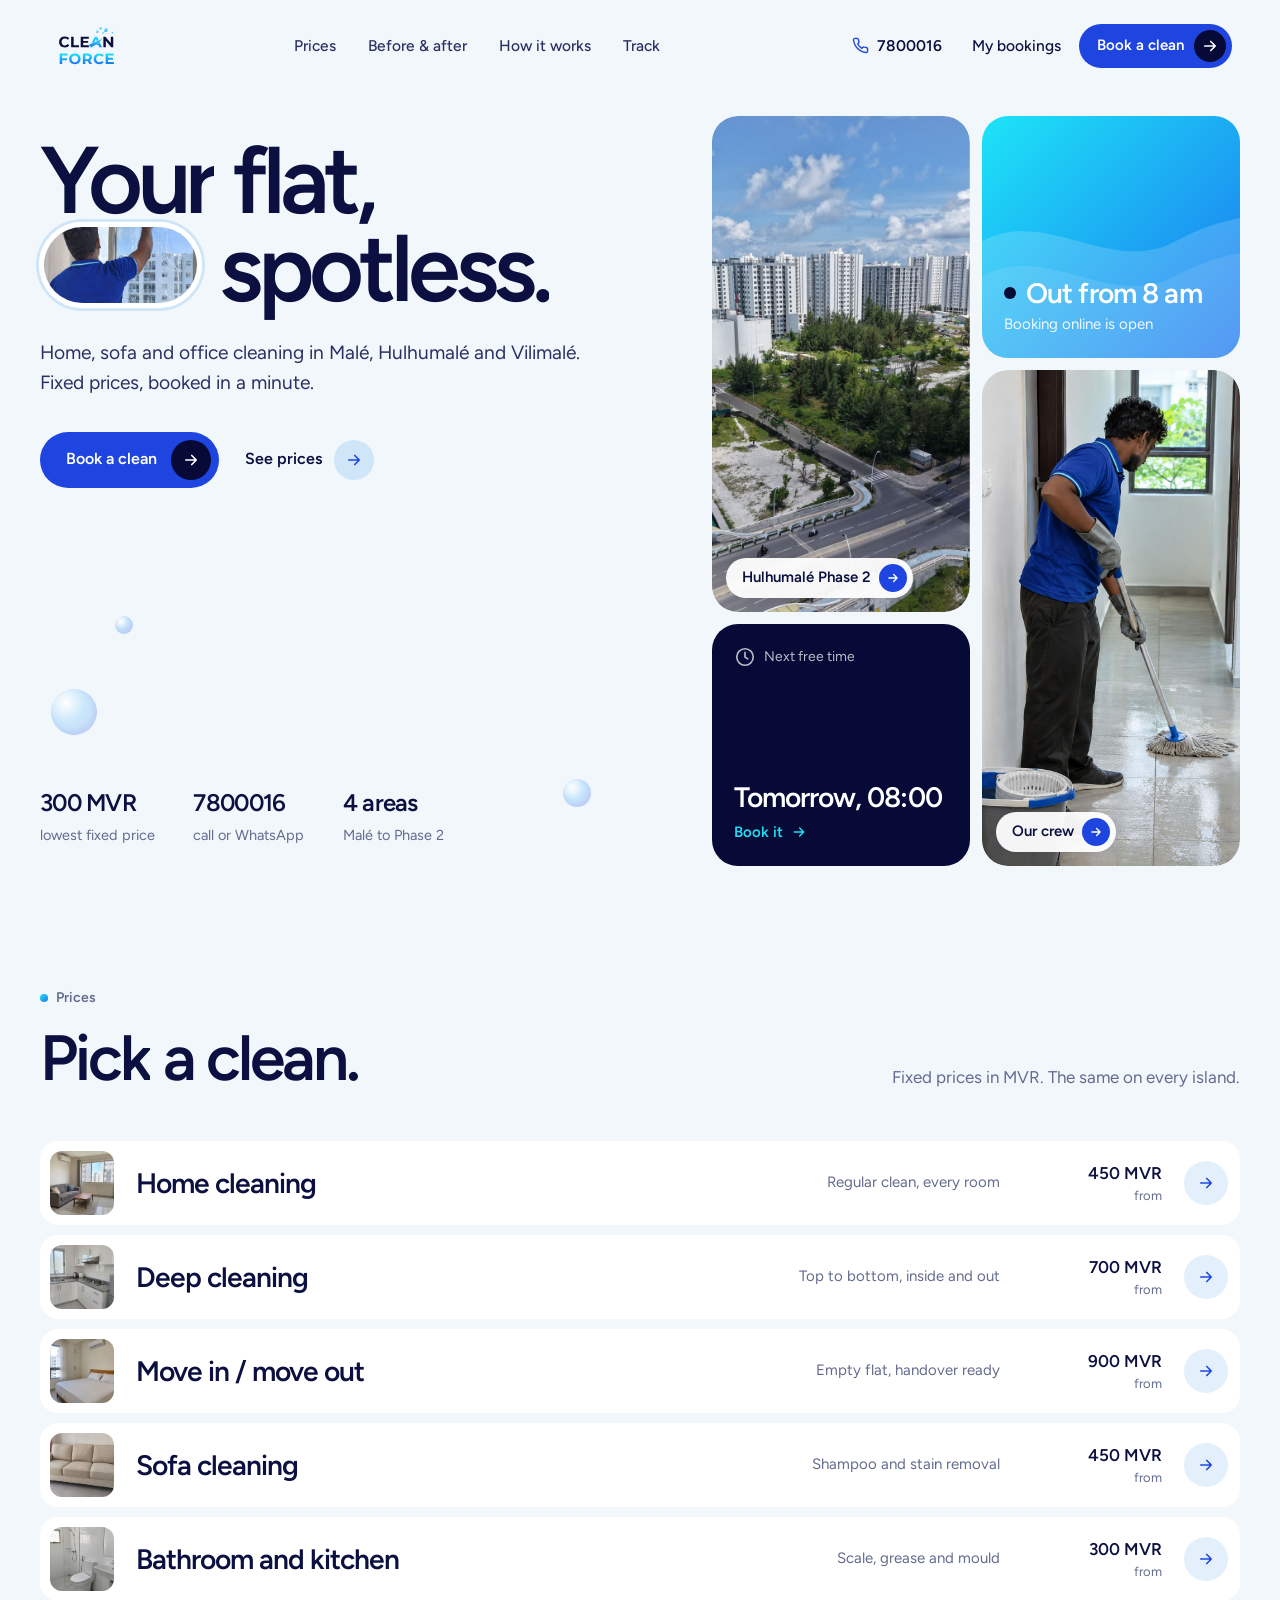
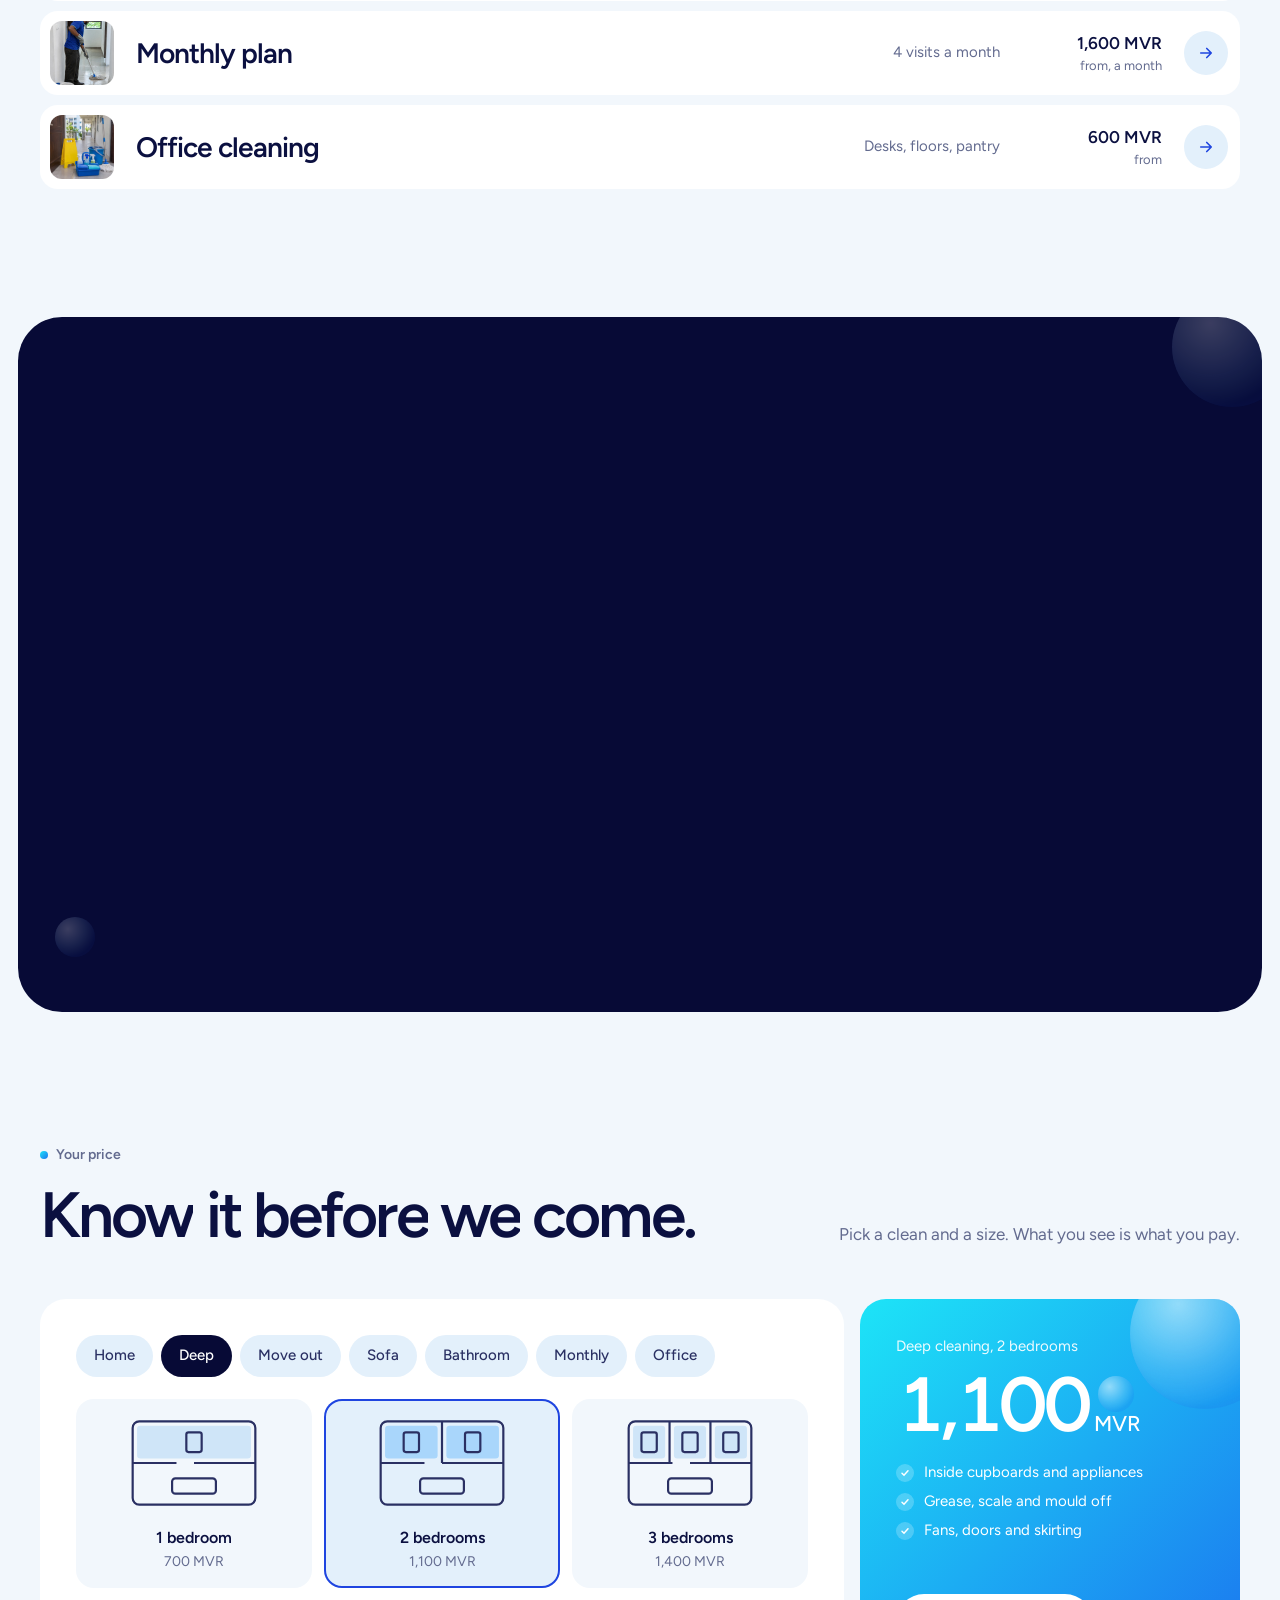
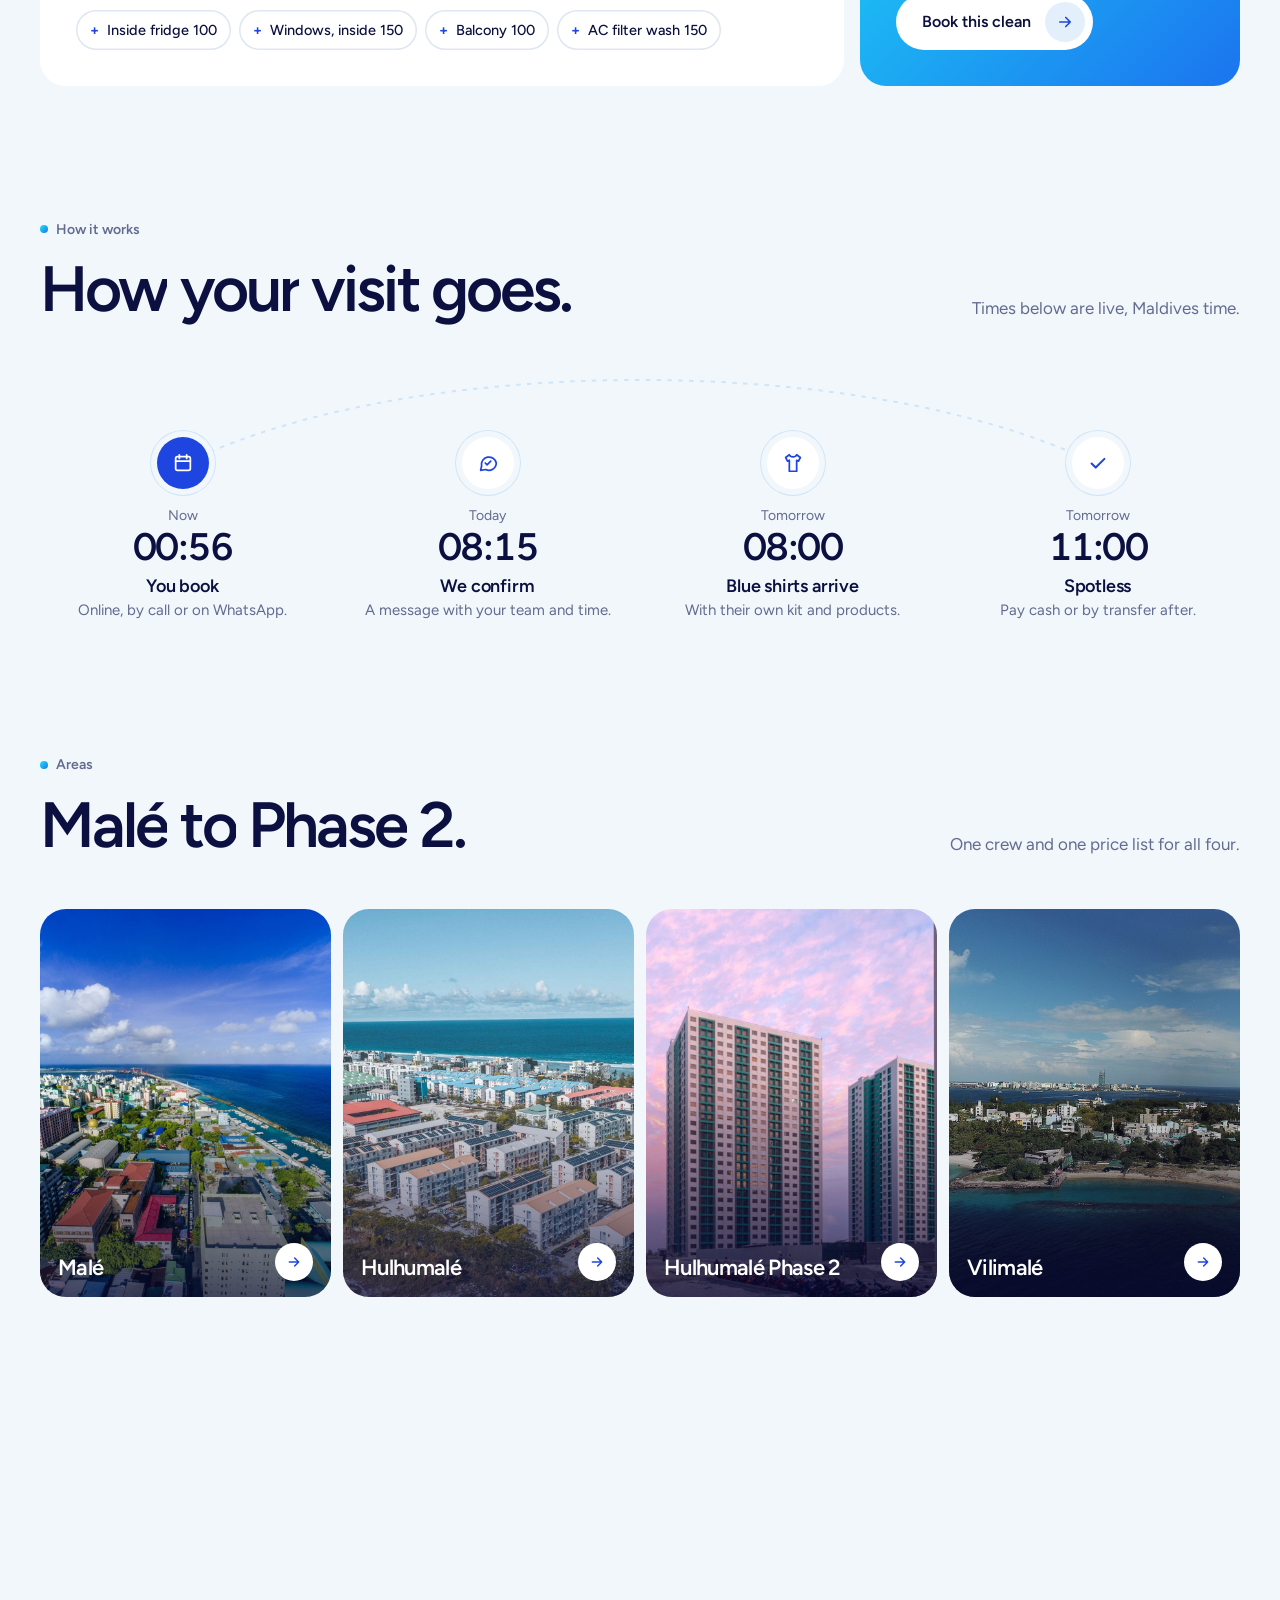
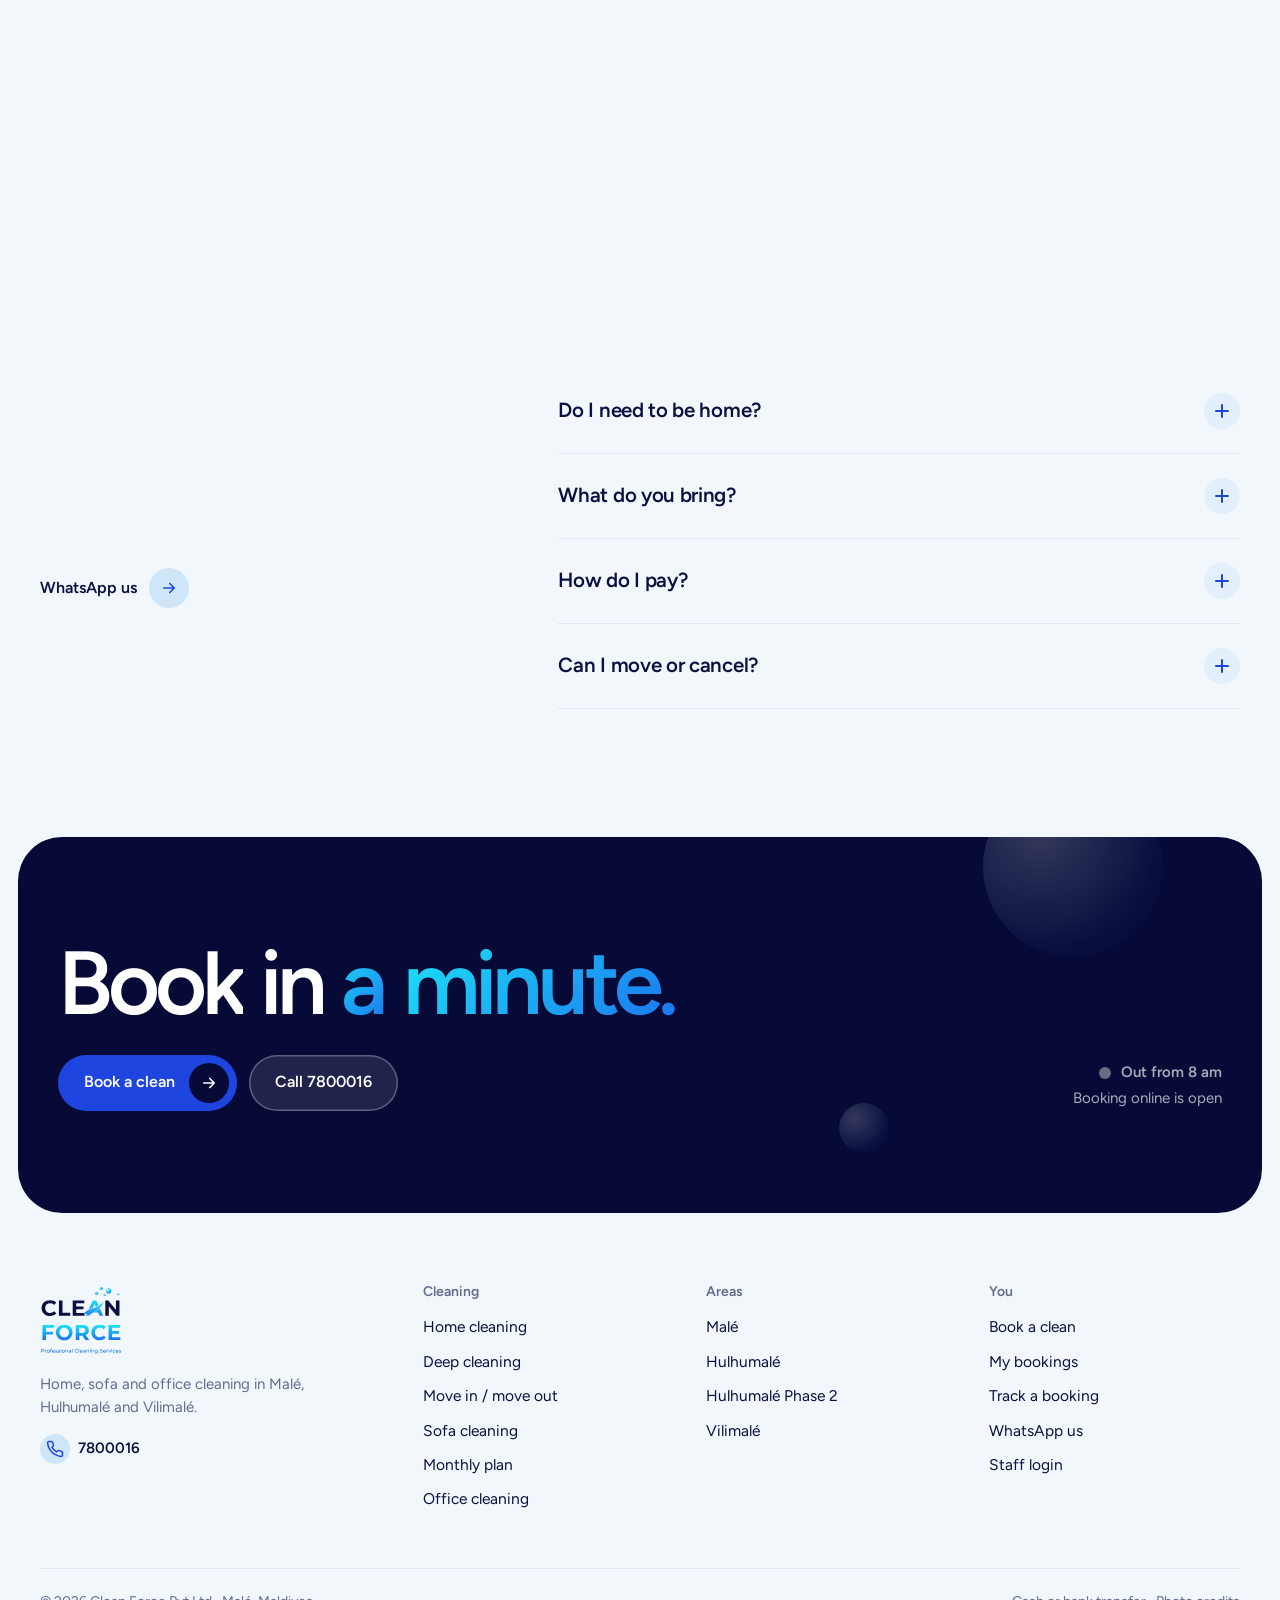
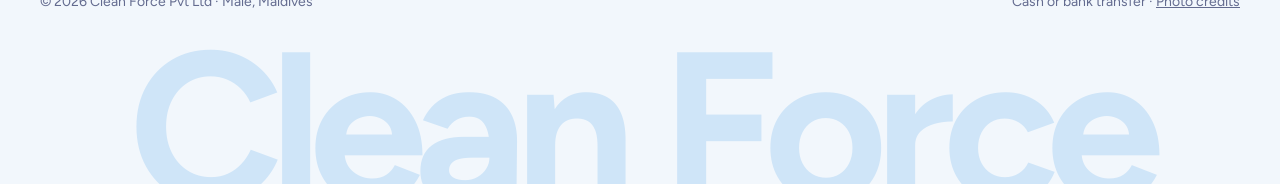
<file: index.html>
<!doctype html>
<html lang="en">
<head>
<meta charset="utf-8">
<meta name="viewport" content="width=device-width, initial-scale=1, viewport-fit=cover">
<title>Clean Force | Home and office cleaning in Malé and Hulhumalé</title>
<meta name="description" content="Home, sofa and office cleaning in Malé, Hulhumalé, Hulhumalé Phase 2 and Vilimalé. Fixed prices, book online, pay cash or by transfer. Call 7800016.">
<meta name="theme-color" content="#f2f7fc">
<link rel="icon" href="assets/brand/favicon.svg" type="image/svg+xml">
<link rel="apple-touch-icon" href="assets/brand/apple-touch-icon.png">
<link rel="preconnect" href="https://fonts.googleapis.com">
<link rel="preconnect" href="https://fonts.gstatic.com" crossorigin>
<link href="https://fonts.googleapis.com/css2?family=Figtree:wght@400;500;600;700&display=swap" rel="stylesheet">
<link rel="stylesheet" href="assets/css/site.css"><meta property="og:title" content="Clean Force | Professional cleaning in Malé and Hulhumalé"><meta property="og:description" content="Fixed prices. Book in a minute. Call 7800016."><meta property="og:type" content="website"><meta property="og:url" content="https://muaaadh.github.io/clean-force-mockup/"><meta property="og:image" content="https://muaaadh.github.io/clean-force-mockup/assets/img/og.jpg"><meta name="twitter:card" content="summary_large_image"><link rel="preload" as="image" href="assets/img/hero-m.jpg">
<script>document.documentElement.classList.add('js');setTimeout(function(){if(!window.CF_READY)document.documentElement.classList.remove('js')},2500)</script>
</head>
<body>
<a class="skip" href="#main">Skip to content</a>
<header class="hdr " id="hdr">
  <div class="bar">
    <a class="logo" href="index.html" aria-label="Clean Force home"><img src="assets/brand/logo-light.svg" alt="Clean Force" width="57" height="40"></a>
    <nav aria-label="Main">
      <a href="index.html#prices">Prices</a>
      <a href="index.html#before-after">Before &amp; after</a>
      <a href="index.html#how">How it works</a>
      <a href="track.html">Track</a>
    </nav>
    <div class="side">
      <a class="tel" href="tel:+9607800016" aria-label="Call 7800016"><svg viewBox="0 0 24 24" fill="none" stroke="currentColor" stroke-width="2" aria-hidden="true"><path d="M22 16.9v3a2 2 0 0 1-2.2 2 19.8 19.8 0 0 1-8.6-3.1 19.5 19.5 0 0 1-6-6A19.8 19.8 0 0 1 2.1 4.2 2 2 0 0 1 4.1 2h3a2 2 0 0 1 2 1.7c.1 1 .4 1.9.7 2.8a2 2 0 0 1-.5 2.1L8 9.9a16 16 0 0 0 6 6l1.3-1.3a2 2 0 0 1 2.1-.4c.9.3 1.8.6 2.8.7a2 2 0 0 1 1.7 2z"/></svg><span>7800016</span></a>
      <a class="acct" href="account.html">My bookings</a>
      <a class="btn btn-sm" href="book.html">Book a clean <span class="ic"><svg viewBox="0 0 24 24" fill="none" stroke="currentColor" stroke-width="2.2" stroke-linecap="round" stroke-linejoin="round" aria-hidden="true"><path d="M5 12h14M13 6l6 6-6 6"/></svg></span></a>
      <button class="menu-btn" id="menuBtn" aria-label="Open menu" aria-expanded="false" aria-controls="mnav"><span></span><span></span></button>
    </div>
  </div>
</header>
<div class="mnav" id="mnav" role="dialog" aria-modal="true" aria-label="Menu">
  <button class="mnav-close" id="menuClose" aria-label="Close menu">&times;</button>
  <a href="book.html">Book a clean</a>
  <a href="index.html#prices">Prices</a>
  <a href="index.html#before-after">Before &amp; after</a>
  <a href="track.html">Track a booking</a>
  <a href="account.html">My bookings</a>
  <div class="row"><a class="btn btn-white plain" href="tel:+9607800016">Call 7800016</a><a class="btn btn-ghost plain" href="https://wa.me/9607800016">WhatsApp</a></div>
</div>
<main id="main">
  <section class="hero" id="hero">
    <span class="bub" style="width:46px;height:46px;left:4%;top:76%" aria-hidden="true"></span>
    <span class="bub" style="width:18px;height:18px;left:9%;top:68%;animation-delay:-4s" aria-hidden="true"></span>
    <span class="bub" style="width:28px;height:28px;left:44%;top:86%;animation-delay:-8s" aria-hidden="true"></span>
    <div class="wrap">
      <div class="htxt">
        <h1 data-split aria-label="Your flat, spotless.">
          <span class="l"><span class="w"><span style="--i:0">Your</span></span> <span class="w"><span style="--i:1">flat,</span></span></span>
          <span class="l"><span class="pimg" data-pimg style="background-image:url(assets/img/crew-window-p.jpg)" role="img" aria-label="Our cleaner washing a window in a Hulhumalé flat"></span> <span class="w"><span style="--i:2">spotless.</span></span></span>
        </h1>
        <p class="sub" data-reveal style="--d:.35s">Home, sofa and office cleaning in Malé, Hulhumalé and Vilimalé. Fixed prices, booked in a minute.</p>
        <div class="acts" data-reveal style="--d:.5s">
          <a class="btn" href="book.html" data-cursor="Book">Book a clean <span class="ic"><svg viewBox="0 0 24 24" fill="none" stroke="currentColor" stroke-width="2.2" stroke-linecap="round" stroke-linejoin="round" aria-hidden="true"><path d="M5 12h14M13 6l6 6-6 6"/></svg></span></a>
          <a class="tlink" href="#prices">See prices <span class="ic"><svg viewBox="0 0 24 24" fill="none" stroke="currentColor" stroke-width="2.2" stroke-linecap="round" stroke-linejoin="round" aria-hidden="true"><path d="M5 12h14M13 6l6 6-6 6"/></svg></span></a>
        </div>
        <div class="meta" data-reveal style="--d:.65s">
          <div><b id="mFrom">300 MVR</b><span>lowest fixed price</span></div>
          <div><a href="tel:+9607800016"><b>7800016</b></a><span>call or WhatsApp</span></div>
          <div><b>4 areas</b><span>Malé to Phase 2</span></div>
        </div>
      </div>
      <div class="bento">
        <a class="tile t1" href="#areas" data-mask style="--d:.1s"><img src="assets/img/hero-m.jpg" alt="Hulhumalé Phase 2 towers by the lagoon, from the air" fetchpriority="high"><span class="chip">Hulhumalé Phase 2 <span class="ic"><svg viewBox="0 0 24 24" fill="none" stroke="currentColor" stroke-width="2.2" stroke-linecap="round" stroke-linejoin="round" aria-hidden="true"><path d="M5 12h14M13 6l6 6-6 6"/></svg></span></span></a>
        <div class="tile t2" data-reveal style="--d:.25s" id="liveTile">
          <div class="wave" aria-hidden="true"><svg viewBox="0 0 800 200" preserveAspectRatio="none"><path fill="currentColor" d="M0 60 C 100 20, 200 100, 300 60 S 500 20, 600 60 S 700 100, 800 60 V200 H0Z"/><path fill="currentColor" opacity=".6" d="M0 100 C 100 60, 200 140, 300 100 S 500 60, 600 100 S 700 140, 800 100 V200 H0Z"/></svg></div>
          <b><span class="live-dot" id="liveDot"></span><span id="liveT">Open every day</span></b>
          <small id="liveS">Crews out 8 am to 6 pm</small>
        </div>
        <a class="tile t3" href="book.html" id="nextTile" data-reveal style="--d:.35s">
          <span class="k"><svg viewBox="0 0 24 24" fill="none" stroke="currentColor" stroke-width="1.8" stroke-linecap="round"><circle cx="12" cy="12" r="9"/><path d="M12 7v5l3 2"/></svg>Next free time</span>
          <span><b id="nextT">Tomorrow, 08:00</b><span class="go">Book it <svg viewBox="0 0 24 24" fill="none" stroke="currentColor" stroke-width="2.2" stroke-linecap="round" stroke-linejoin="round" aria-hidden="true"><path d="M5 12h14M13 6l6 6-6 6"/></svg></span></span>
        </a>
        <a class="tile t4" href="#how" data-mask style="--d:.2s"><img src="assets/img/crew-mop.jpg" alt="A Clean Force cleaner in a blue shirt mopping a corridor"><span class="chip">Our crew <span class="ic"><svg viewBox="0 0 24 24" fill="none" stroke="currentColor" stroke-width="2.2" stroke-linecap="round" stroke-linejoin="round" aria-hidden="true"><path d="M5 12h14M13 6l6 6-6 6"/></svg></span></span></a>
      </div>
    </div>
  </section>

  <section class="sec" id="prices" style="padding-top:clamp(40px,6vw,80px)">
    <div class="wrap">
      <div class="sec-h">
        <div><p class="kick" data-reveal>Prices</p><h2 data-split>Pick a clean.</h2></div>
        <p data-reveal>Fixed prices in MVR. The same on every island.</p>
      </div>
      <div class="rows" id="rows"></div>
    </div>
  </section>

  <section class="panel-navy on-navy" id="before-after" aria-labelledby="baTitle">
    <span class="bub" style="width:120px;height:120px;right:-30px;top:-30px" aria-hidden="true"></span>
    <span class="bub" style="width:40px;height:40px;left:3%;bottom:8%" aria-hidden="true"></span>
    <div class="wrap ba-grid">
      <div>
        <p class="kick" data-reveal>Before &amp; after</p>
        <h2 id="baTitle" data-split>Drag the line.</h2>
        <p class="lead" data-reveal>Same room, one visit apart.</p>
        <div class="rooms" role="tablist" aria-label="Choose a room" id="rooms" data-reveal></div>
      </div>
      <div data-reveal style="--d:.15s">
        <div class="ba" id="ba" data-cursor="Drag">
          <img class="before" src="assets/img/ba/living-before.jpg" alt="Living room before cleaning" draggable="false">
          <img class="after" src="assets/img/ba/living-after.jpg" alt="The same living room after cleaning" draggable="false">
          <span class="bar"></span>
          <span class="knob"><svg viewBox="0 0 24 24" fill="none" stroke="currentColor" stroke-width="2" stroke-linecap="round" stroke-linejoin="round"><path d="M9 6l-6 6 6 6M15 6l6 6-6 6"/></svg></span>
          <span class="tag b">Before</span><span class="tag a">After</span>
          <input type="range" min="0" max="100" step="5" value="50" aria-label="Before and after position">
        </div>
        <p class="ba-cap"><span id="baCap"><b>Living room</b> &middot; Deep cleaning, 2 bedrooms</span><a id="baBook" href="book.html?service=deep">Book this clean &rarr;</a></p>
      </div>
    </div>
  </section>

  <section class="sec" id="price">
    <div class="wrap">
      <div class="sec-h">
        <div><p class="kick" data-reveal>Your price</p><h2 data-split>Know it before we come.</h2></div>
        <p data-reveal>Pick a clean and a size. What you see is what you pay.</p>
      </div>
      <div class="calc" data-reveal>
        <div class="pick-side">
          <div class="seg" id="cSvc" role="group" aria-label="Service"></div>
          <div class="sizes" id="cSize" role="group" aria-label="Size"></div>
          <div class="extras" id="cAdd" role="group" aria-label="Extras"></div>
        </div>
        <div class="out" aria-live="polite">
          <span class="bub" style="width:150px;height:150px;right:-40px;top:-40px" aria-hidden="true"></span>
          <span class="bub" style="width:36px;height:36px;right:28%;top:20%" aria-hidden="true"></span>
          <span class="lbl" id="cLbl">Deep cleaning, 2 bedrooms</span>
          <span class="big"><span id="cPrice">1,100</span><small>MVR</small></span>
          <ul id="cIncl"></ul>
          <a class="btn btn-white" id="cBook" href="book.html" data-cursor="Book">Book this clean <span class="ic"><svg viewBox="0 0 24 24" fill="none" stroke="currentColor" stroke-width="2.2" stroke-linecap="round" stroke-linejoin="round" aria-hidden="true"><path d="M5 12h14M13 6l6 6-6 6"/></svg></span></a>
        </div>
      </div>
    </div>
  </section>

  <section class="sec" id="how" style="padding-top:0">
    <div class="wrap">
      <div class="sec-h">
        <div><p class="kick" data-reveal>How it works</p><h2 data-split>How your visit goes.</h2></div>
        <p data-reveal>Times below are live, Maldives time.</p>
      </div>
      <div class="tl" id="tl">
        <svg class="arc" viewBox="0 0 1000 90" preserveAspectRatio="none" aria-hidden="true"><path d="M0 88 C 250 -20, 750 -20, 1000 88"/><path class="prog" id="arcProg" d="M0 88 C 250 -20, 750 -20, 1000 88"/></svg>
        <div class="st" data-reveal><span class="pin"><svg viewBox="0 0 24 24" fill="none" stroke="currentColor" stroke-width="1.9" stroke-linecap="round" stroke-linejoin="round"><rect x="4" y="5" width="16" height="15" rx="2"/><path d="M8 3v4M16 3v4M4 10h16"/></svg></span><small id="t1d">Today</small><span class="time" id="t1">16:20</span><h3>You book</h3><p>Online, by call or on WhatsApp.</p></div>
        <div class="st" data-reveal style="--d:.1s"><span class="pin"><svg viewBox="0 0 24 24" fill="none" stroke="currentColor" stroke-width="1.9" stroke-linecap="round" stroke-linejoin="round"><path d="M21 12a8 8 0 0 1-11.6 7.1L4 20l1-4.7A8 8 0 1 1 21 12z"/><path d="M9 12l2 2 4-4"/></svg></span><small id="t2d">Today</small><span class="time" id="t2">16:50</span><h3>We confirm</h3><p>A message with your team and time.</p></div>
        <div class="st" data-reveal style="--d:.2s"><span class="pin"><svg viewBox="0 0 24 24" fill="none" stroke="currentColor" stroke-width="1.9" stroke-linecap="round" stroke-linejoin="round"><path d="M8 3l-4 3 2 4 2-1v12h8V9l2 1 2-4-4-3c-.5 1.4-2 2.4-4 2.4S8.5 4.4 8 3z"/></svg></span><small id="t3d">Tomorrow</small><span class="time" id="t3">08:00</span><h3>Blue shirts arrive</h3><p>With their own kit and products.</p></div>
        <div class="st" data-reveal style="--d:.3s"><span class="pin"><svg viewBox="0 0 24 24" fill="none" stroke="currentColor" stroke-width="2.2" stroke-linecap="round" stroke-linejoin="round"><path d="M5 12.5l4.5 4.5L19 7.5"/></svg></span><small id="t4d">Tomorrow</small><span class="time" id="t4">11:00</span><h3>Spotless</h3><p>Pay cash or by transfer after.</p></div>
      </div>
    </div>
  </section>

  <section class="sec" id="areas" style="padding-top:0">
    <div class="wrap">
      <div class="sec-h">
        <div><p class="kick" data-reveal>Areas</p><h2 data-split>Malé to Phase 2.</h2></div>
        <p data-reveal>One crew and one price list for all four.</p>
      </div>
      <div class="areas" id="areaList"></div>
    </div>
  </section>

  <section class="sec" style="padding-top:0" aria-label="Plans">
    <div class="wrap plans">
      <div class="plan p1" data-reveal>
        <span class="bub" style="width:130px;height:130px;right:-26px;top:-26px" aria-hidden="true"></span>
        <span class="bub" style="width:34px;height:34px;right:120px;top:84px" aria-hidden="true"></span>
        <h3>Monthly plan</h3>
        <p>Four visits a month. Same team every time.</p>
        <div class="pr"><div><small>From</small><b id="monthlyFrom">1,600 MVR</b><small>a month</small></div><a class="btn btn-white" href="book.html?service=monthly">Start a plan <span class="ic"><svg viewBox="0 0 24 24" fill="none" stroke="currentColor" stroke-width="2.2" stroke-linecap="round" stroke-linejoin="round" aria-hidden="true"><path d="M5 12h14M13 6l6 6-6 6"/></svg></span></a></div>
      </div>
      <div class="plan p2" data-reveal style="--d:.1s">
        <h3>Offices and guesthouses</h3>
        <p>Before you open or after you close.</p>
        <div class="pr"><div><small>From</small><b id="officeFrom">600 MVR</b><small>a visit</small></div><div style="display:flex;gap:16px;align-items:center;flex-wrap:wrap"><a class="btn" href="book.html?service=office">Book <span class="ic"><svg viewBox="0 0 24 24" fill="none" stroke="currentColor" stroke-width="2.2" stroke-linecap="round" stroke-linejoin="round" aria-hidden="true"><path d="M5 12h14M13 6l6 6-6 6"/></svg></span></a><a class="tlink sm" href="https://wa.me/9607800016?text=Hi%20Clean%20Force%2C%20I%20need%20a%20quote%20for%20an%20office." target="_blank" rel="noopener">Get a quote <span class="ic"><svg viewBox="0 0 24 24" fill="none" stroke="currentColor" stroke-width="2.2" stroke-linecap="round" stroke-linejoin="round" aria-hidden="true"><path d="M5 12h14M13 6l6 6-6 6"/></svg></span></a></div></div>
      </div>
    </div>
  </section>

  <section class="sec" style="padding-top:clamp(40px,6vw,80px)">
    <div class="wrap faq">
      <div class="side">
        <h2 data-split>Questions, answered.</h2>
        <p data-reveal>Anything else? Call or WhatsApp 7800016.</p>
        <a class="tlink" href="https://wa.me/9607800016" target="_blank" rel="noopener" data-reveal>WhatsApp us <span class="ic"><svg viewBox="0 0 24 24" fill="none" stroke="currentColor" stroke-width="2.2" stroke-linecap="round" stroke-linejoin="round" aria-hidden="true"><path d="M5 12h14M13 6l6 6-6 6"/></svg></span></a>
      </div>
      <div data-reveal>
        <details class="qa"><summary>Do I need to be home?<i></i></summary><p>No. Leave the key with the guard or a neighbour and add a note when you book.</p></details>
        <details class="qa"><summary>What do you bring?<i></i></summary><p>Everything: vacuum, mops, cloths and products. We only need water and power.</p></details>
        <details class="qa"><summary>How do I pay?<i></i></summary><p>Cash to the team after the clean, or a bank transfer. No card needed.</p></details>
        <details class="qa"><summary>Can I move or cancel?<i></i></summary><p>Yes, free up to a day before. Do it in My bookings or send us a message.</p></details>
      </div>
    </div>
  </section>

  <section class="cta" aria-label="Book">
    <span class="bub" style="width:180px;height:180px;right:8%;top:-60px" aria-hidden="true"></span>
    <span class="bub" style="width:50px;height:50px;right:30%;bottom:16%" aria-hidden="true"></span>
    <div class="wrap">
      <div>
        <h2 data-split>Book in <span class="g">a minute.</span></h2>
        <div class="acts" data-reveal><a class="btn" href="book.html" data-cursor="Book">Book a clean <span class="ic"><svg viewBox="0 0 24 24" fill="none" stroke="currentColor" stroke-width="2.2" stroke-linecap="round" stroke-linejoin="round" aria-hidden="true"><path d="M5 12h14M13 6l6 6-6 6"/></svg></span></a><a class="btn btn-ghost plain" href="tel:+9607800016">Call 7800016</a></div>
      </div>
      <div class="stat" data-reveal><b><span class="live-dot" id="ctaDot"></span><span id="ctaT">Open every day</span></b><span id="ctaS">Crews out 8 am to 6 pm</span></div>
    </div>
  </section>
</main>
<div class="peek" id="peek" aria-hidden="true"></div>
<footer class="ftr">
  <div class="wrap">
    <div class="cols">
      <div class="brand">
        <img src="assets/brand/logo-light-full.svg" alt="Clean Force, Professional Cleaning Services" width="82" height="72" style="height:72px">
        <p>Home, sofa and office cleaning in Malé, Hulhumalé and Vilimalé.</p>
        <p style="margin-top:14px"><a class="tlink sm" href="tel:+9607800016"><span class="ic"><svg viewBox="0 0 24 24" fill="none" stroke="currentColor" stroke-width="2" aria-hidden="true"><path d="M22 16.9v3a2 2 0 0 1-2.2 2 19.8 19.8 0 0 1-8.6-3.1 19.5 19.5 0 0 1-6-6A19.8 19.8 0 0 1 2.1 4.2 2 2 0 0 1 4.1 2h3a2 2 0 0 1 2 1.7c.1 1 .4 1.9.7 2.8a2 2 0 0 1-.5 2.1L8 9.9a16 16 0 0 0 6 6l1.3-1.3a2 2 0 0 1 2.1-.4c.9.3 1.8.6 2.8.7a2 2 0 0 1 1.7 2z"/></svg></span>7800016</a></p>
      </div>
      <div><h4>Cleaning</h4><ul id="ftrSvc"><li><a href="book.html?service=home">Home cleaning</a></li><li><a href="book.html?service=deep">Deep cleaning</a></li><li><a href="book.html?service=move">Move in / move out</a></li><li><a href="book.html?service=sofa">Sofa cleaning</a></li><li><a href="book.html?service=monthly">Monthly plan</a></li><li><a href="book.html?service=office">Office cleaning</a></li></ul></div>
      <div><h4>Areas</h4><ul><li><a href="book.html?area=male">Malé</a></li><li><a href="book.html?area=hulhumale">Hulhumalé</a></li><li><a href="book.html?area=hulhumale2">Hulhumalé Phase 2</a></li><li><a href="book.html?area=vilimale">Vilimalé</a></li></ul></div>
      <div><h4>You</h4><ul><li><a href="book.html">Book a clean</a></li><li><a href="account.html">My bookings</a></li><li><a href="track.html">Track a booking</a></li><li><a href="https://wa.me/9607800016">WhatsApp us</a></li><li><a href="admin/index.html">Staff login</a></li></ul></div>
    </div>
    <div class="base"><span>&copy; 2026 Clean Force Pvt Ltd &middot; Malé, Maldives</span><span>Cash or bank transfer &middot; <a href="credits.html">Photo credits</a></span></div>
  </div>
  <p class="giant" aria-hidden="true">Clean Force</p>
</footer>
<a class="wa-float" href="https://wa.me/9607800016" target="_blank" rel="noopener" aria-label="WhatsApp Clean Force"><svg viewBox="0 0 24 24" fill="currentColor" aria-hidden="true"><path d="M17.5 14.4c-.3-.1-1.8-.9-2-1-.3-.1-.5-.1-.7.1-.2.3-.8 1-.9 1.2-.2.2-.3.2-.6.1-.3-.1-1.3-.5-2.4-1.5-.9-.8-1.5-1.8-1.7-2.1-.2-.3 0-.5.1-.6l.4-.5c.2-.2.2-.3.3-.5.1-.2 0-.4 0-.5l-.9-2.2c-.2-.6-.5-.5-.7-.5h-.6c-.2 0-.5.1-.8.4-.3.3-1 1-1 2.5s1.1 2.9 1.2 3.1c.1.2 2.1 3.2 5.1 4.5.7.3 1.3.5 1.7.6.7.2 1.4.2 1.9.1.6-.1 1.8-.7 2-1.4.2-.7.2-1.3.2-1.4-.1-.1-.3-.2-.6-.4zM12 21.8c-1.8 0-3.5-.5-5-1.4l-.4-.2-3.7 1 1-3.6-.2-.4A9.8 9.8 0 1 1 12 21.8zm8.4-18.2A11.8 11.8 0 0 0 1.7 17.8L0 24l6.3-1.7a11.8 11.8 0 0 0 5.7 1.4A11.8 11.8 0 0 0 20.4 3.6z"/></svg></a>
<div class="cur" id="cur" aria-hidden="true"></div>
<div class="cur-lbl" id="curLbl" aria-hidden="true"></div>
<script src="assets/js/data.js"></script>
<script src="assets/js/config.js"></script>
<script src="assets/js/store.js"></script>
<script src="assets/js/ui.js"></script>
<script src="assets/js/site.js"></script>
<script src="assets/js/home.js"></script>
</body>
</html>
</file>
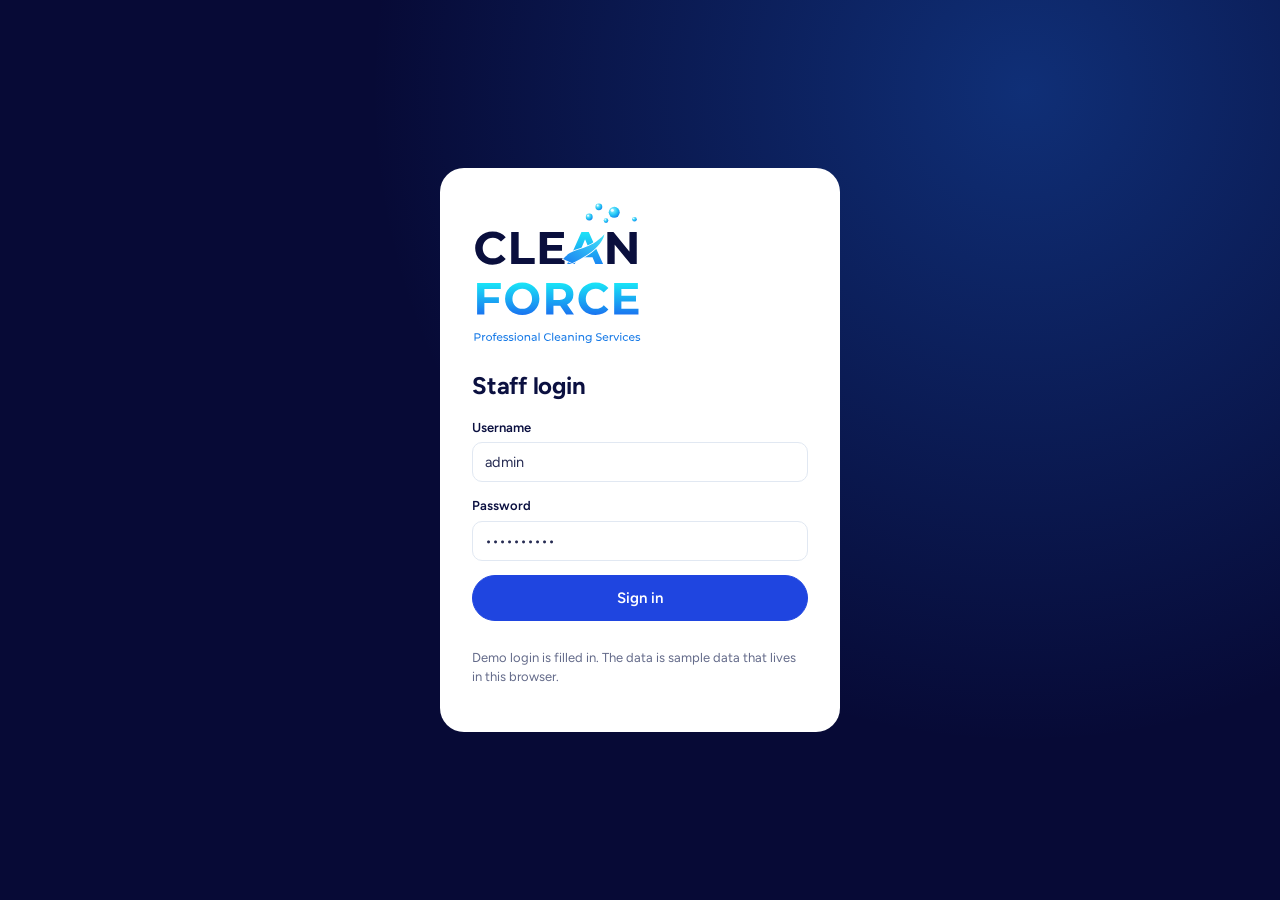
<file: admin/index.html>
<!doctype html>
<html lang="en">
<head>
<meta charset="utf-8">
<meta name="viewport" content="width=device-width, initial-scale=1, viewport-fit=cover">
<title>Clean Force Admin</title>
<meta name="robots" content="noindex">
<meta name="theme-color" content="#070a36">
<link rel="icon" href="../assets/brand/favicon.svg" type="image/svg+xml">
<link rel="preconnect" href="https://fonts.googleapis.com">
<link rel="preconnect" href="https://fonts.gstatic.com" crossorigin>
<link href="https://fonts.googleapis.com/css2?family=Figtree:wght@400;500;600;700&display=swap" rel="stylesheet">
<link rel="stylesheet" href="admin.css">
</head>
<body>
<div id="login" class="login" hidden>
  <form id="loginForm" class="login-card">
    <img src="../assets/brand/logo-light-full.svg" alt="Clean Force" width="200" height="120">
    <h1>Staff login</h1>
    <label class="f"><span id="uLbl">Username</span><input name="user" value="admin" autocomplete="username" required></label>
    <label class="f"><span>Password</span><input name="pass" type="password" value="cleanforce" autocomplete="current-password" required></label>
    <p class="err" id="loginErr" hidden role="alert">Wrong username or password.</p>
    <button class="b b-pri b-lg" type="submit">Sign in</button>
    <p class="muted small" id="demoNote">Demo login is filled in. The data is sample data that lives in this browser.</p>
  </form>
</div>

<div id="app" class="app" hidden>
  <aside class="side" id="side">
    <a class="brand" href="#today"><img src="../assets/brand/logo-dark.svg" alt="Clean Force" width="96" height="51"><span>Admin</span></a>
    <nav class="snav" aria-label="Admin">
      <a href="#today" data-v="today"><svg viewBox="0 0 24 24"><path d="M3 12l9-8 9 8M5 10v10h14V10"/></svg>Today</a>
      <a href="#bookings" data-v="bookings"><svg viewBox="0 0 24 24"><rect x="3" y="5" width="18" height="16" rx="2"/><path d="M3 10h18M8 3v4M16 3v4"/></svg>Bookings</a>
      <a href="#customers" data-v="customers"><svg viewBox="0 0 24 24"><circle cx="9" cy="8" r="4"/><path d="M2 21c0-4 3-6 7-6s7 2 7 6M16 4a4 4 0 0 1 0 8M22 21c0-3-1.5-5-4-5.6"/></svg>Customers</a>
      <a href="#sales" data-v="sales"><svg viewBox="0 0 24 24"><path d="M4 20V10M10 20V4M16 20v-7M22 20H2"/></svg>Sales</a>
      <a href="#teams" data-v="teams"><svg viewBox="0 0 24 24"><rect x="3" y="4" width="18" height="17" rx="2"/><path d="M3 9h18M9 4v17"/></svg>Schedule</a>
      <a href="#prices" data-v="prices"><svg viewBox="0 0 24 24"><path d="M20 12l-8 8-9-9V3h8z"/><circle cx="7.5" cy="7.5" r="1.5"/></svg>Prices</a>
    </nav>
    <div class="side-foot">
      <span class="who-am" id="who">Office</span>
      <a href="../index.html" target="_blank" rel="noopener">View website &nearr;</a>
      <button type="button" id="resetBtn">Reset demo data</button>
      <button type="button" id="logout">Sign out</button>
    </div>
  </aside>
  <div class="main">
    <header class="top">
      <button class="menu" id="menu" aria-label="Menu" aria-expanded="false" aria-controls="side"><span></span><span></span></button>
      <h1 id="title">Today</h1>
      <div class="search">
        <svg viewBox="0 0 24 24" aria-hidden="true"><circle cx="11" cy="11" r="7"/><path d="M20 20l-4-4"/></svg>
        <input id="q" type="search" placeholder="Search name, phone or CF number" autocomplete="off" aria-label="Search customers and bookings">
        <div class="sres" id="sres" hidden></div>
      </div>
      <button class="b b-pri" id="newBtn"><span aria-hidden="true">+</span> New booking</button>
    </header>
    <main class="view" id="view" tabindex="-1"></main>
  </div>
</div>

<div class="drawer-bg" id="drawerBg" hidden></div>
<aside class="drawer" id="drawer" role="dialog" aria-modal="true" aria-labelledby="drTitle" hidden></aside>
<div class="toast" id="toast" role="status" aria-live="polite"></div>
<div class="tip" id="tip" hidden></div>

<script src="../assets/js/data.js"></script>
<script src="../assets/js/config.js"></script>
<script src="../assets/js/store.js"></script>
<script src="admin.js"></script>
</body>
</html>
</file>
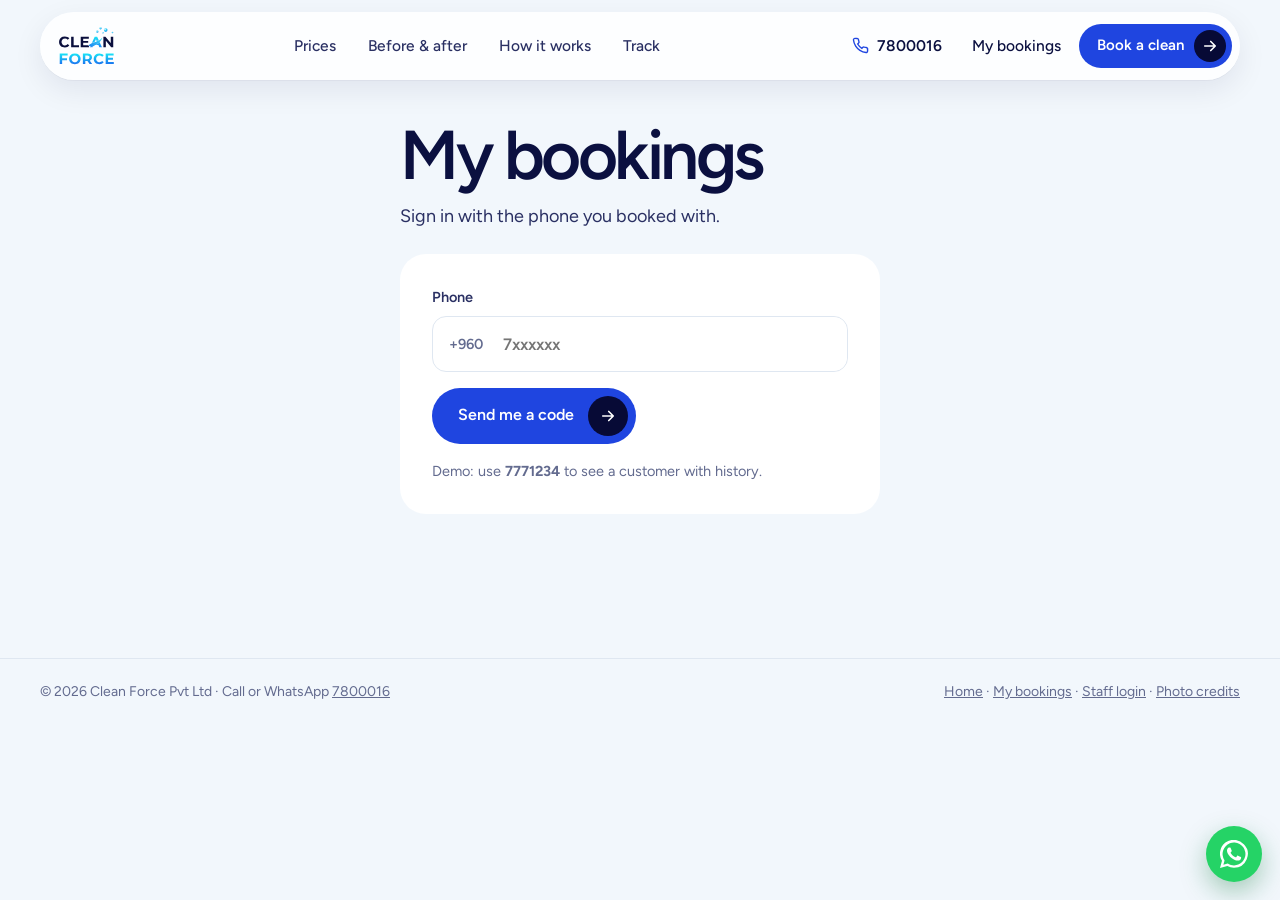
<file: account.html>
<!doctype html>
<html lang="en">
<head>
<meta charset="utf-8">
<meta name="viewport" content="width=device-width, initial-scale=1, viewport-fit=cover">
<title>My bookings | Clean Force</title>
<meta name="description" content="Your Clean Force visits, payments and before and after photos.">
<meta name="theme-color" content="#f2f7fc">
<link rel="icon" href="assets/brand/favicon.svg" type="image/svg+xml">
<link rel="apple-touch-icon" href="assets/brand/apple-touch-icon.png">
<link rel="preconnect" href="https://fonts.googleapis.com">
<link rel="preconnect" href="https://fonts.gstatic.com" crossorigin>
<link href="https://fonts.googleapis.com/css2?family=Figtree:wght@400;500;600;700&display=swap" rel="stylesheet">
<link rel="stylesheet" href="assets/css/site.css">
<script>document.documentElement.classList.add('js');setTimeout(function(){if(!window.CF_READY)document.documentElement.classList.remove('js')},2500)</script>
</head>
<body>
<a class="skip" href="#main">Skip to content</a>
<header class="hdr light" id="hdr">
  <div class="bar">
    <a class="logo" href="index.html" aria-label="Clean Force home"><img src="assets/brand/logo-light.svg" alt="Clean Force" width="57" height="40"></a>
    <nav aria-label="Main">
      <a href="index.html#prices">Prices</a>
      <a href="index.html#before-after">Before &amp; after</a>
      <a href="index.html#how">How it works</a>
      <a href="track.html">Track</a>
    </nav>
    <div class="side">
      <a class="tel" href="tel:+9607800016" aria-label="Call 7800016"><svg viewBox="0 0 24 24" fill="none" stroke="currentColor" stroke-width="2" aria-hidden="true"><path d="M22 16.9v3a2 2 0 0 1-2.2 2 19.8 19.8 0 0 1-8.6-3.1 19.5 19.5 0 0 1-6-6A19.8 19.8 0 0 1 2.1 4.2 2 2 0 0 1 4.1 2h3a2 2 0 0 1 2 1.7c.1 1 .4 1.9.7 2.8a2 2 0 0 1-.5 2.1L8 9.9a16 16 0 0 0 6 6l1.3-1.3a2 2 0 0 1 2.1-.4c.9.3 1.8.6 2.8.7a2 2 0 0 1 1.7 2z"/></svg><span>7800016</span></a>
      <a class="acct" href="account.html">My bookings</a>
      <a class="btn btn-sm" href="book.html">Book a clean <span class="ic"><svg viewBox="0 0 24 24" fill="none" stroke="currentColor" stroke-width="2.2" stroke-linecap="round" stroke-linejoin="round" aria-hidden="true"><path d="M5 12h14M13 6l6 6-6 6"/></svg></span></a>
      <button class="menu-btn" id="menuBtn" aria-label="Open menu" aria-expanded="false" aria-controls="mnav"><span></span><span></span></button>
    </div>
  </div>
</header>
<div class="mnav" id="mnav" role="dialog" aria-modal="true" aria-label="Menu">
  <button class="mnav-close" id="menuClose" aria-label="Close menu">&times;</button>
  <a href="book.html">Book a clean</a>
  <a href="index.html#prices">Prices</a>
  <a href="index.html#before-after">Before &amp; after</a>
  <a href="track.html">Track a booking</a>
  <a href="account.html">My bookings</a>
  <div class="row"><a class="btn btn-white plain" href="tel:+9607800016">Call 7800016</a><a class="btn btn-ghost plain" href="https://wa.me/9607800016">WhatsApp</a></div>
</div>
<main id="main" class="page">
  <div class="wrap" id="acct"></div>
</main>
<dialog class="dlg" id="dlg" aria-label="Details"></dialog>
<footer class="mini-ftr"><div class="wrap"><span>&copy; 2026 Clean Force Pvt Ltd &middot; Call or WhatsApp <a href="tel:+9607800016">7800016</a></span><span><a href="index.html">Home</a> &middot; <a href="account.html">My bookings</a> &middot; <a href="admin/index.html">Staff login</a> &middot; <a href="credits.html">Photo credits</a></span></div></footer>
<a class="wa-float" href="https://wa.me/9607800016" target="_blank" rel="noopener" aria-label="WhatsApp Clean Force"><svg viewBox="0 0 24 24" fill="currentColor" aria-hidden="true"><path d="M17.5 14.4c-.3-.1-1.8-.9-2-1-.3-.1-.5-.1-.7.1-.2.3-.8 1-.9 1.2-.2.2-.3.2-.6.1-.3-.1-1.3-.5-2.4-1.5-.9-.8-1.5-1.8-1.7-2.1-.2-.3 0-.5.1-.6l.4-.5c.2-.2.2-.3.3-.5.1-.2 0-.4 0-.5l-.9-2.2c-.2-.6-.5-.5-.7-.5h-.6c-.2 0-.5.1-.8.4-.3.3-1 1-1 2.5s1.1 2.9 1.2 3.1c.1.2 2.1 3.2 5.1 4.5.7.3 1.3.5 1.7.6.7.2 1.4.2 1.9.1.6-.1 1.8-.7 2-1.4.2-.7.2-1.3.2-1.4-.1-.1-.3-.2-.6-.4zM12 21.8c-1.8 0-3.5-.5-5-1.4l-.4-.2-3.7 1 1-3.6-.2-.4A9.8 9.8 0 1 1 12 21.8zm8.4-18.2A11.8 11.8 0 0 0 1.7 17.8L0 24l6.3-1.7a11.8 11.8 0 0 0 5.7 1.4A11.8 11.8 0 0 0 20.4 3.6z"/></svg></a>
<div class="cur" id="cur" aria-hidden="true"></div>
<div class="cur-lbl" id="curLbl" aria-hidden="true"></div>
<script src="assets/js/data.js"></script>
<script src="assets/js/config.js"></script>
<script src="assets/js/store.js"></script>
<script src="assets/js/ui.js"></script>
<script src="assets/js/site.js"></script>
<script src="assets/js/account.js"></script>
</body>
</html>
</file>
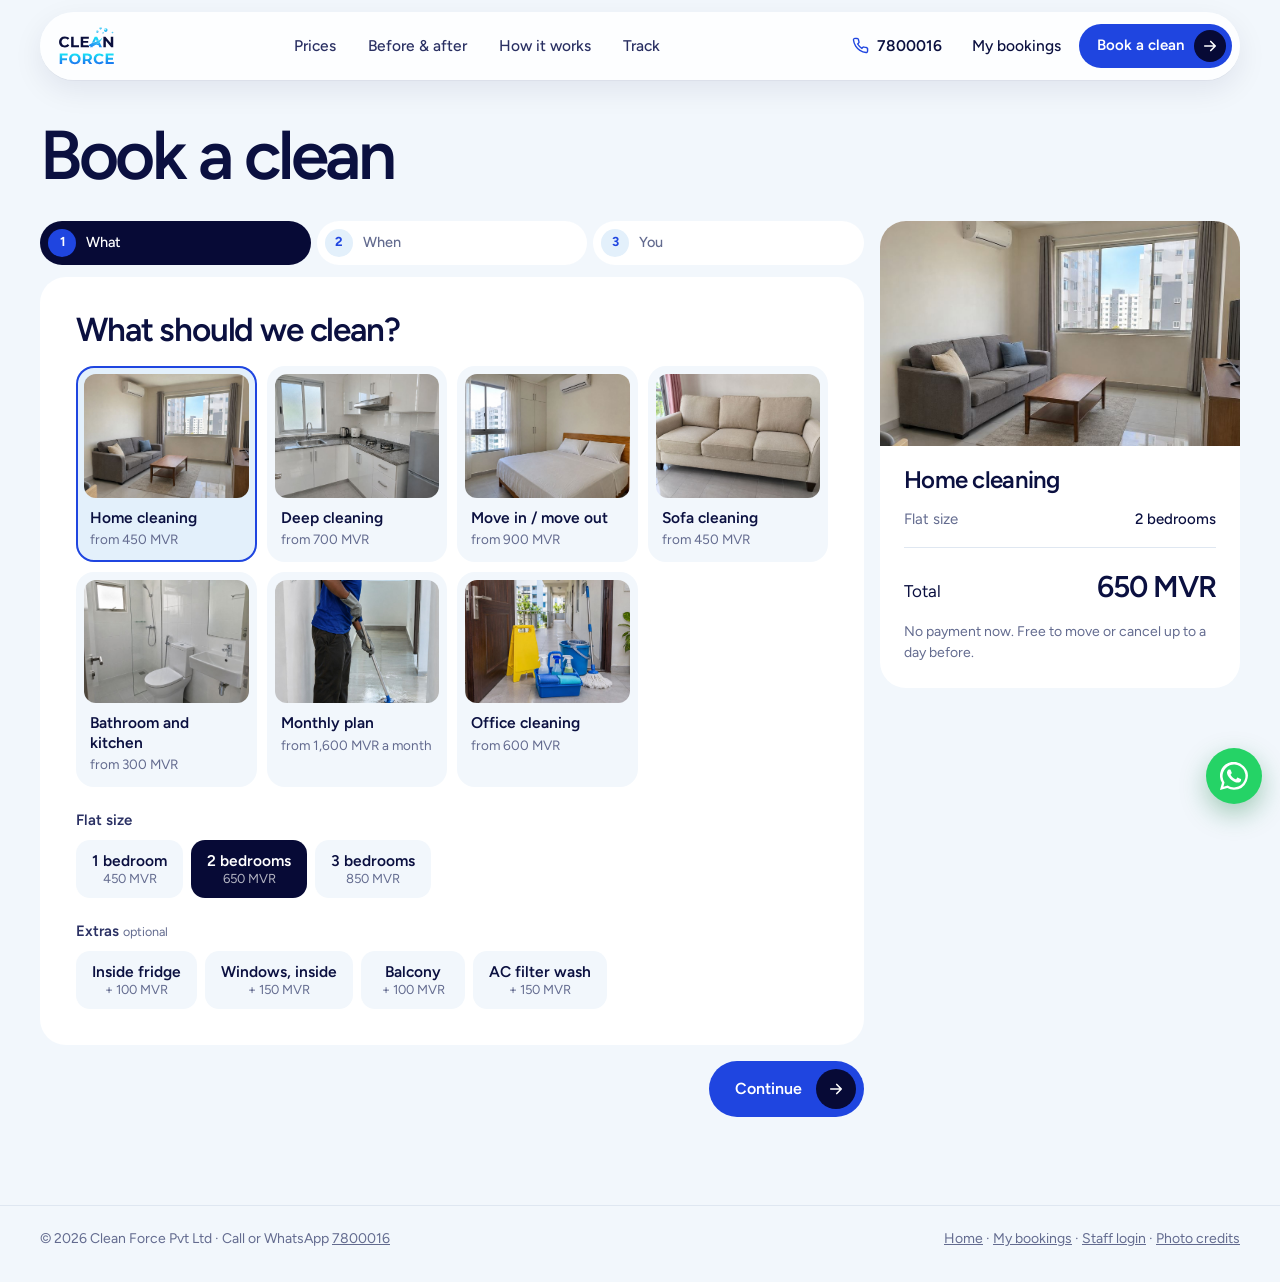
<file: book.html>
<!doctype html>
<html lang="en">
<head>
<meta charset="utf-8">
<meta name="viewport" content="width=device-width, initial-scale=1, viewport-fit=cover">
<title>Book a clean | Clean Force</title>
<meta name="description" content="Book home, sofa or office cleaning in Malé and Hulhumalé. Pick a service and a time, pay cash or by transfer.">
<meta name="theme-color" content="#f2f7fc">
<link rel="icon" href="assets/brand/favicon.svg" type="image/svg+xml">
<link rel="apple-touch-icon" href="assets/brand/apple-touch-icon.png">
<link rel="preconnect" href="https://fonts.googleapis.com">
<link rel="preconnect" href="https://fonts.gstatic.com" crossorigin>
<link href="https://fonts.googleapis.com/css2?family=Figtree:wght@400;500;600;700&display=swap" rel="stylesheet">
<link rel="stylesheet" href="assets/css/site.css">
<script>document.documentElement.classList.add('js');setTimeout(function(){if(!window.CF_READY)document.documentElement.classList.remove('js')},2500)</script>
</head>
<body>
<a class="skip" href="#main">Skip to content</a>
<header class="hdr light" id="hdr">
  <div class="bar">
    <a class="logo" href="index.html" aria-label="Clean Force home"><img src="assets/brand/logo-light.svg" alt="Clean Force" width="57" height="40"></a>
    <nav aria-label="Main">
      <a href="index.html#prices">Prices</a>
      <a href="index.html#before-after">Before &amp; after</a>
      <a href="index.html#how">How it works</a>
      <a href="track.html">Track</a>
    </nav>
    <div class="side">
      <a class="tel" href="tel:+9607800016" aria-label="Call 7800016"><svg viewBox="0 0 24 24" fill="none" stroke="currentColor" stroke-width="2" aria-hidden="true"><path d="M22 16.9v3a2 2 0 0 1-2.2 2 19.8 19.8 0 0 1-8.6-3.1 19.5 19.5 0 0 1-6-6A19.8 19.8 0 0 1 2.1 4.2 2 2 0 0 1 4.1 2h3a2 2 0 0 1 2 1.7c.1 1 .4 1.9.7 2.8a2 2 0 0 1-.5 2.1L8 9.9a16 16 0 0 0 6 6l1.3-1.3a2 2 0 0 1 2.1-.4c.9.3 1.8.6 2.8.7a2 2 0 0 1 1.7 2z"/></svg><span>7800016</span></a>
      <a class="acct" href="account.html">My bookings</a>
      <a class="btn btn-sm" href="book.html">Book a clean <span class="ic"><svg viewBox="0 0 24 24" fill="none" stroke="currentColor" stroke-width="2.2" stroke-linecap="round" stroke-linejoin="round" aria-hidden="true"><path d="M5 12h14M13 6l6 6-6 6"/></svg></span></a>
      <button class="menu-btn" id="menuBtn" aria-label="Open menu" aria-expanded="false" aria-controls="mnav"><span></span><span></span></button>
    </div>
  </div>
</header>
<div class="mnav" id="mnav" role="dialog" aria-modal="true" aria-label="Menu">
  <button class="mnav-close" id="menuClose" aria-label="Close menu">&times;</button>
  <a href="book.html">Book a clean</a>
  <a href="index.html#prices">Prices</a>
  <a href="index.html#before-after">Before &amp; after</a>
  <a href="track.html">Track a booking</a>
  <a href="account.html">My bookings</a>
  <div class="row"><a class="btn btn-white plain" href="tel:+9607800016">Call 7800016</a><a class="btn btn-ghost plain" href="https://wa.me/9607800016">WhatsApp</a></div>
</div>
<main id="main" class="page booking">
  <div class="wrap">
    <div id="flow">
      <h1>Book a clean</h1>
      <div class="bk">
        <div>
          <ol class="steps" id="steps"><li class="on"><span>What</span></li><li><span>When</span></li><li><span>You</span></li></ol>
          <form id="bkForm" novalidate>
            <section class="panel" data-step="0">
              <h2>What should we clean?</h2>
              <div class="svc-pick" id="svcPick" role="radiogroup" aria-label="Service"></div>
              <h3 id="optLabel">Flat size</h3>
              <div class="chips" id="optPick" role="radiogroup" aria-labelledby="optLabel"></div>
              <div id="addonWrap"><h3>Extras <small style="color:var(--muted);font-weight:400">optional</small></h3><div class="chips" id="addonPick"></div></div>
            </section>
            <section class="panel" data-step="1" hidden>
              <h2>When suits you?</h2>
              <h3 id="dayLabel" style="margin-top:0">Day</h3>
              <div class="days" id="dayPick" role="radiogroup" aria-labelledby="dayLabel"></div>
              <h3 id="slotLabel">Start time</h3>
              <div class="chips" id="slotPick" role="radiogroup" aria-labelledby="slotLabel"></div>
              <p class="err" id="err1" hidden role="alert" style="margin-top:14px">Pick a day and a start time.</p>
            </section>
            <section class="panel" data-step="2" hidden>
              <h2>Where, and how you pay</h2>
              <div class="grid2">
                <label class="field"><span>Your name</span><input class="inp" name="name" autocomplete="name" required></label>
                <label class="field"><span>Phone</span><span class="tel-in"><b>+960</b><input class="inp" name="phone" inputmode="tel" autocomplete="tel-national" placeholder="7xxxxxx" required></span></label>
                <label class="field"><span>Area</span><select class="inp" name="area" id="areaSel"></select></label>
                <label class="field"><span>Building and flat</span><input class="inp" name="address" placeholder="Hiya Tower 7, Flat 12-04" required></label>
                <div class="full"><button class="addnote" type="button" id="noteBtn">+ Add a note for the team</button>
                  <label class="field" id="noteField" hidden><span>Note <small>optional</small></span><textarea class="inp" name="notes" placeholder="Key with the guard, pets, parking"></textarea></label></div>
              </div>
              <h3>Payment</h3>
              <div class="pay">
                <label class="pick"><input type="radio" name="method" value="cash" checked><span class="box"><span class="dot"></span><span><b>Cash after the clean</b><small>Pay the team when they finish.</small></span></span></label>
                <label class="pick"><input type="radio" name="method" value="transfer"><span class="box"><span class="dot"></span><span><b>Bank transfer</b><small>Send the slip any time before the visit.</small></span></span></label>
              </div>
              <div class="bankbox" id="bankBox" hidden>
                <span id="bankName"></span>
                <span><code id="acc"></code><button class="copy" type="button" id="copyAcc">Copy</button></span>
                <label class="field" style="margin-top:8px"><span>Transfer slip <small>optional, you can also WhatsApp it</small></span><input class="inp" type="file" name="slip" accept="image/*,.pdf" style="padding-top:12px"></label>
              </div>
              <p class="err" id="err2" hidden role="alert" style="margin-top:14px"></p>
            </section>
            <div class="nav-row">
              <button class="btn btn-line plain" type="button" id="back" hidden>Back</button>
              <span></span>
              <button class="btn" type="button" id="next">Continue <span class="ic"><svg viewBox="0 0 24 24" fill="none" stroke="currentColor" stroke-width="2.2" stroke-linecap="round" stroke-linejoin="round" aria-hidden="true"><path d="M5 12h14M13 6l6 6-6 6"/></svg></span></button>
            </div>
          </form>
        </div>
        <aside class="sum" aria-label="Your booking">
          <div class="ph"><img id="sImg" src="assets/img/living-after.jpg" alt=""></div>
          <div class="in-s">
            <h3 id="sName">Home cleaning</h3>
            <dl id="sList"></dl>
            <div class="tot"><span>Total</span><b id="sTot">0 MVR</b></div>
            <p class="note">No payment now. Free to move or cancel up to a day before.</p>
          </div>
        </aside>
      </div>
    </div>
    <div id="done" hidden></div>
  </div>
  <div class="mbar" id="mbar"><button class="back" type="button" id="mBack" aria-label="Back" hidden><svg viewBox="0 0 24 24" fill="none" stroke="currentColor" stroke-width="2.2" stroke-linecap="round" stroke-linejoin="round" aria-hidden="true"><path d="M19 12H5M11 6l-6 6 6 6"/></svg></button><div class="t"><small id="mStep">Step 1 of 3</small><b id="mTot">0 MVR</b></div><button class="btn btn-sm" type="button" id="mNext">Continue <span class="ic"><svg viewBox="0 0 24 24" fill="none" stroke="currentColor" stroke-width="2.2" stroke-linecap="round" stroke-linejoin="round" aria-hidden="true"><path d="M5 12h14M13 6l6 6-6 6"/></svg></span></button></div>
</main>
<footer class="mini-ftr"><div class="wrap"><span>&copy; 2026 Clean Force Pvt Ltd &middot; Call or WhatsApp <a href="tel:+9607800016">7800016</a></span><span><a href="index.html">Home</a> &middot; <a href="account.html">My bookings</a> &middot; <a href="admin/index.html">Staff login</a> &middot; <a href="credits.html">Photo credits</a></span></div></footer>
<a class="wa-float" href="https://wa.me/9607800016" target="_blank" rel="noopener" aria-label="WhatsApp Clean Force"><svg viewBox="0 0 24 24" fill="currentColor" aria-hidden="true"><path d="M17.5 14.4c-.3-.1-1.8-.9-2-1-.3-.1-.5-.1-.7.1-.2.3-.8 1-.9 1.2-.2.2-.3.2-.6.1-.3-.1-1.3-.5-2.4-1.5-.9-.8-1.5-1.8-1.7-2.1-.2-.3 0-.5.1-.6l.4-.5c.2-.2.2-.3.3-.5.1-.2 0-.4 0-.5l-.9-2.2c-.2-.6-.5-.5-.7-.5h-.6c-.2 0-.5.1-.8.4-.3.3-1 1-1 2.5s1.1 2.9 1.2 3.1c.1.2 2.1 3.2 5.1 4.5.7.3 1.3.5 1.7.6.7.2 1.4.2 1.9.1.6-.1 1.8-.7 2-1.4.2-.7.2-1.3.2-1.4-.1-.1-.3-.2-.6-.4zM12 21.8c-1.8 0-3.5-.5-5-1.4l-.4-.2-3.7 1 1-3.6-.2-.4A9.8 9.8 0 1 1 12 21.8zm8.4-18.2A11.8 11.8 0 0 0 1.7 17.8L0 24l6.3-1.7a11.8 11.8 0 0 0 5.7 1.4A11.8 11.8 0 0 0 20.4 3.6z"/></svg></a>
<div class="cur" id="cur" aria-hidden="true"></div>
<div class="cur-lbl" id="curLbl" aria-hidden="true"></div>
<script src="assets/js/data.js"></script>
<script src="assets/js/config.js"></script>
<script src="assets/js/store.js"></script>
<script src="assets/js/ui.js"></script>
<script src="assets/js/site.js"></script>
<script src="assets/js/book.js"></script>
</body>
</html>
</file>
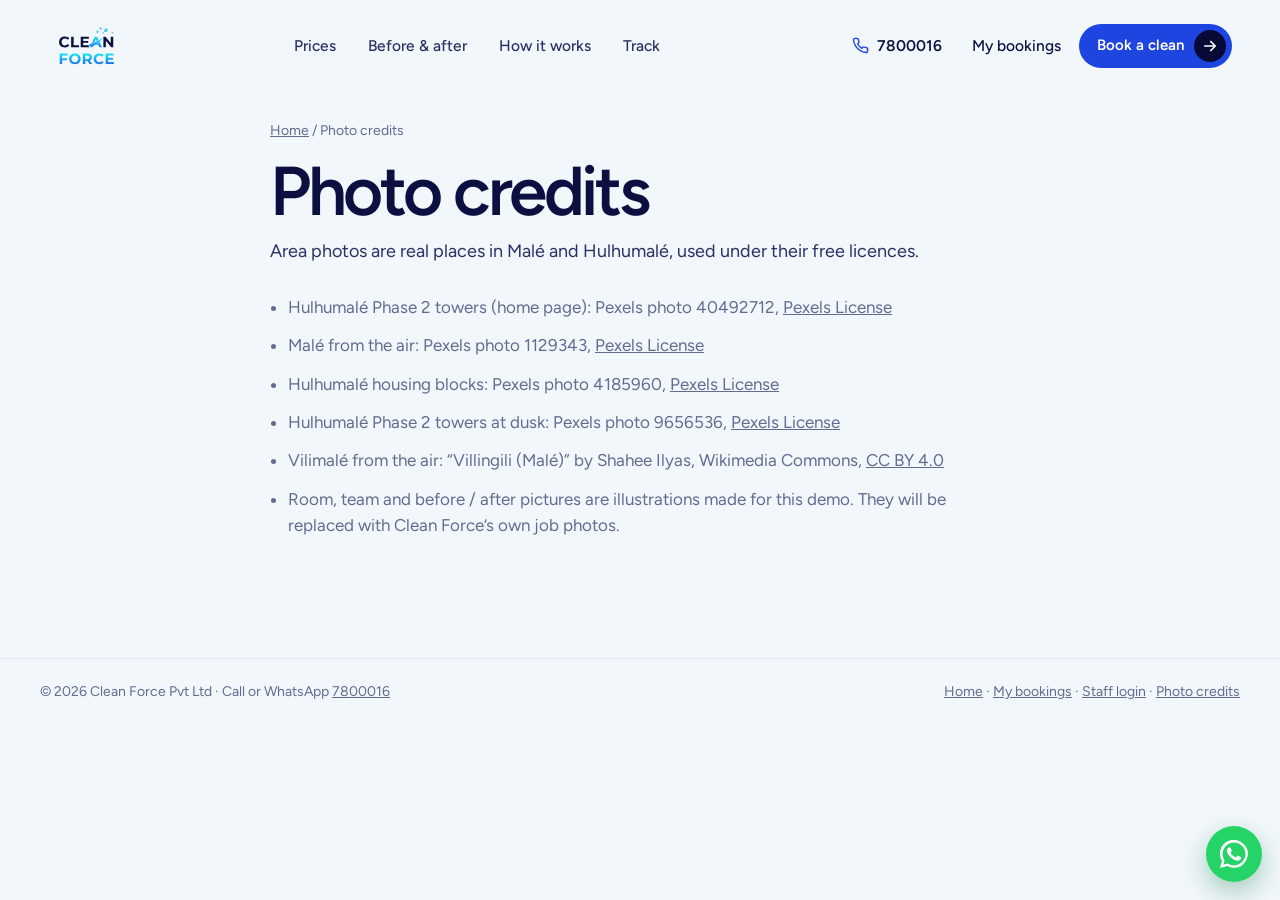
<file: credits.html>
<!doctype html>
<html lang="en">
<head>
<meta charset="utf-8">
<meta name="viewport" content="width=device-width, initial-scale=1, viewport-fit=cover">
<title>Photo credits | Clean Force</title>
<meta name="description" content="Photo credits for the Clean Force website.">
<meta name="theme-color" content="#f2f7fc">
<link rel="icon" href="assets/brand/favicon.svg" type="image/svg+xml">
<link rel="apple-touch-icon" href="assets/brand/apple-touch-icon.png">
<link rel="preconnect" href="https://fonts.googleapis.com">
<link rel="preconnect" href="https://fonts.gstatic.com" crossorigin>
<link href="https://fonts.googleapis.com/css2?family=Figtree:wght@400;500;600;700&display=swap" rel="stylesheet">
<link rel="stylesheet" href="assets/css/site.css">
<script>document.documentElement.classList.add('js');setTimeout(function(){if(!window.CF_READY)document.documentElement.classList.remove('js')},2500)</script>
</head>
<body>
<a class="skip" href="#main">Skip to content</a>
<header class="hdr " id="hdr">
  <div class="bar">
    <a class="logo" href="index.html" aria-label="Clean Force home"><img src="assets/brand/logo-light.svg" alt="Clean Force" width="57" height="40"></a>
    <nav aria-label="Main">
      <a href="index.html#prices">Prices</a>
      <a href="index.html#before-after">Before &amp; after</a>
      <a href="index.html#how">How it works</a>
      <a href="track.html">Track</a>
    </nav>
    <div class="side">
      <a class="tel" href="tel:+9607800016" aria-label="Call 7800016"><svg viewBox="0 0 24 24" fill="none" stroke="currentColor" stroke-width="2" aria-hidden="true"><path d="M22 16.9v3a2 2 0 0 1-2.2 2 19.8 19.8 0 0 1-8.6-3.1 19.5 19.5 0 0 1-6-6A19.8 19.8 0 0 1 2.1 4.2 2 2 0 0 1 4.1 2h3a2 2 0 0 1 2 1.7c.1 1 .4 1.9.7 2.8a2 2 0 0 1-.5 2.1L8 9.9a16 16 0 0 0 6 6l1.3-1.3a2 2 0 0 1 2.1-.4c.9.3 1.8.6 2.8.7a2 2 0 0 1 1.7 2z"/></svg><span>7800016</span></a>
      <a class="acct" href="account.html">My bookings</a>
      <a class="btn btn-sm" href="book.html">Book a clean <span class="ic"><svg viewBox="0 0 24 24" fill="none" stroke="currentColor" stroke-width="2.2" stroke-linecap="round" stroke-linejoin="round" aria-hidden="true"><path d="M5 12h14M13 6l6 6-6 6"/></svg></span></a>
      <button class="menu-btn" id="menuBtn" aria-label="Open menu" aria-expanded="false" aria-controls="mnav"><span></span><span></span></button>
    </div>
  </div>
</header>
<div class="mnav" id="mnav" role="dialog" aria-modal="true" aria-label="Menu">
  <button class="mnav-close" id="menuClose" aria-label="Close menu">&times;</button>
  <a href="book.html">Book a clean</a>
  <a href="index.html#prices">Prices</a>
  <a href="index.html#before-after">Before &amp; after</a>
  <a href="track.html">Track a booking</a>
  <a href="account.html">My bookings</a>
  <div class="row"><a class="btn btn-white plain" href="tel:+9607800016">Call 7800016</a><a class="btn btn-ghost plain" href="https://wa.me/9607800016">WhatsApp</a></div>
</div>
<main id="main" class="page">
  <div class="wrap" style="max-width:820px">
    <p class="crumb"><a href="index.html">Home</a> / Photo credits</p>
    <h1>Photo credits</h1>
    <p class="lead">Area photos are real places in Malé and Hulhumalé, used under their free licences.</p>
    <ul style="margin-top:28px;display:grid;gap:12px;padding-left:18px;color:var(--muted)">
      <li>Hulhumalé Phase 2 towers (home page): Pexels photo 40492712, <a href="https://www.pexels.com/photo/aerial-view-of-coastal-cityscape-with-high-rise-buildings-40492712/">Pexels License</a></li>
      <li>Malé from the air: Pexels photo 1129343, <a href="https://www.pexels.com/photo/aerial-photography-of-city-near-body-of-water-1129343/">Pexels License</a></li>
      <li>Hulhumalé housing blocks: Pexels photo 4185960, <a href="https://www.pexels.com/photo/modern-housing-complex-exteriors-near-ocean-with-horizon-4185960/">Pexels License</a></li>
      <li>Hulhumalé Phase 2 towers at dusk: Pexels photo 9656536, <a href="https://www.pexels.com/photo/concrete-building-under-the-sky-9656536/">Pexels License</a></li>
      <li>Vilimalé from the air: &ldquo;Villingili (Malé)&rdquo; by Shahee Ilyas, Wikimedia Commons, <a href="https://commons.wikimedia.org/wiki/File:Villingili_(Mal%C3%A9).jpg">CC BY 4.0</a></li>
      <li>Room, team and before / after pictures are illustrations made for this demo. They will be replaced with Clean Force&rsquo;s own job photos.</li>
    </ul>
  </div>
</main>
<footer class="mini-ftr"><div class="wrap"><span>&copy; 2026 Clean Force Pvt Ltd &middot; Call or WhatsApp <a href="tel:+9607800016">7800016</a></span><span><a href="index.html">Home</a> &middot; <a href="account.html">My bookings</a> &middot; <a href="admin/index.html">Staff login</a> &middot; <a href="credits.html">Photo credits</a></span></div></footer>
<a class="wa-float" href="https://wa.me/9607800016" target="_blank" rel="noopener" aria-label="WhatsApp Clean Force"><svg viewBox="0 0 24 24" fill="currentColor" aria-hidden="true"><path d="M17.5 14.4c-.3-.1-1.8-.9-2-1-.3-.1-.5-.1-.7.1-.2.3-.8 1-.9 1.2-.2.2-.3.2-.6.1-.3-.1-1.3-.5-2.4-1.5-.9-.8-1.5-1.8-1.7-2.1-.2-.3 0-.5.1-.6l.4-.5c.2-.2.2-.3.3-.5.1-.2 0-.4 0-.5l-.9-2.2c-.2-.6-.5-.5-.7-.5h-.6c-.2 0-.5.1-.8.4-.3.3-1 1-1 2.5s1.1 2.9 1.2 3.1c.1.2 2.1 3.2 5.1 4.5.7.3 1.3.5 1.7.6.7.2 1.4.2 1.9.1.6-.1 1.8-.7 2-1.4.2-.7.2-1.3.2-1.4-.1-.1-.3-.2-.6-.4zM12 21.8c-1.8 0-3.5-.5-5-1.4l-.4-.2-3.7 1 1-3.6-.2-.4A9.8 9.8 0 1 1 12 21.8zm8.4-18.2A11.8 11.8 0 0 0 1.7 17.8L0 24l6.3-1.7a11.8 11.8 0 0 0 5.7 1.4A11.8 11.8 0 0 0 20.4 3.6z"/></svg></a>
<div class="cur" id="cur" aria-hidden="true"></div>
<div class="cur-lbl" id="curLbl" aria-hidden="true"></div>
<script src="assets/js/data.js"></script>
<script src="assets/js/config.js"></script>
<script src="assets/js/store.js"></script>
<script src="assets/js/ui.js"></script>
<script src="assets/js/site.js"></script>

</body>
</html>
</file>
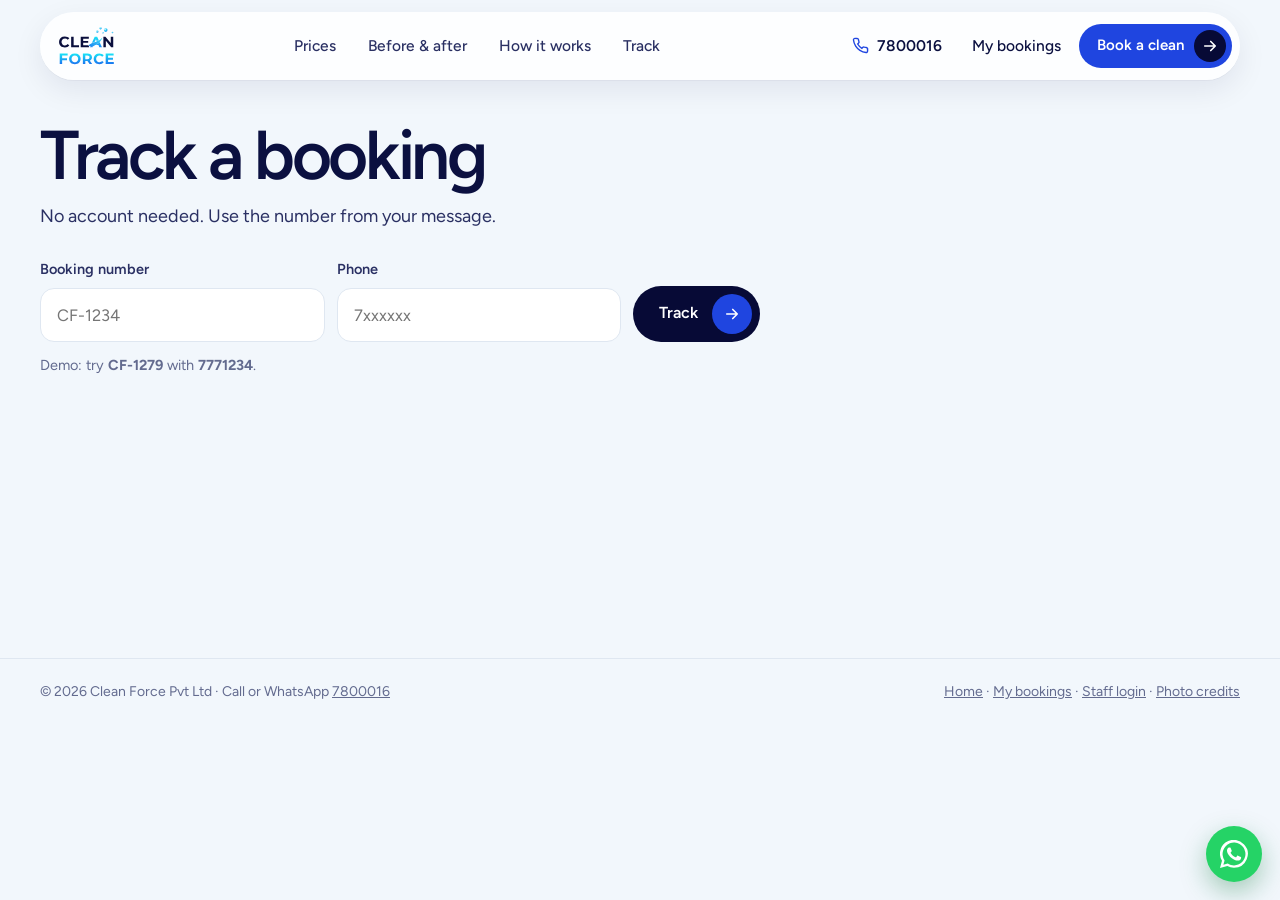
<file: track.html>
<!doctype html>
<html lang="en">
<head>
<meta charset="utf-8">
<meta name="viewport" content="width=device-width, initial-scale=1, viewport-fit=cover">
<title>Track a booking | Clean Force</title>
<meta name="description" content="Check the status of your Clean Force booking with your booking number and phone.">
<meta name="theme-color" content="#f2f7fc">
<link rel="icon" href="assets/brand/favicon.svg" type="image/svg+xml">
<link rel="apple-touch-icon" href="assets/brand/apple-touch-icon.png">
<link rel="preconnect" href="https://fonts.googleapis.com">
<link rel="preconnect" href="https://fonts.gstatic.com" crossorigin>
<link href="https://fonts.googleapis.com/css2?family=Figtree:wght@400;500;600;700&display=swap" rel="stylesheet">
<link rel="stylesheet" href="assets/css/site.css">
<script>document.documentElement.classList.add('js');setTimeout(function(){if(!window.CF_READY)document.documentElement.classList.remove('js')},2500)</script>
</head>
<body>
<a class="skip" href="#main">Skip to content</a>
<header class="hdr light" id="hdr">
  <div class="bar">
    <a class="logo" href="index.html" aria-label="Clean Force home"><img src="assets/brand/logo-light.svg" alt="Clean Force" width="57" height="40"></a>
    <nav aria-label="Main">
      <a href="index.html#prices">Prices</a>
      <a href="index.html#before-after">Before &amp; after</a>
      <a href="index.html#how">How it works</a>
      <a href="track.html">Track</a>
    </nav>
    <div class="side">
      <a class="tel" href="tel:+9607800016" aria-label="Call 7800016"><svg viewBox="0 0 24 24" fill="none" stroke="currentColor" stroke-width="2" aria-hidden="true"><path d="M22 16.9v3a2 2 0 0 1-2.2 2 19.8 19.8 0 0 1-8.6-3.1 19.5 19.5 0 0 1-6-6A19.8 19.8 0 0 1 2.1 4.2 2 2 0 0 1 4.1 2h3a2 2 0 0 1 2 1.7c.1 1 .4 1.9.7 2.8a2 2 0 0 1-.5 2.1L8 9.9a16 16 0 0 0 6 6l1.3-1.3a2 2 0 0 1 2.1-.4c.9.3 1.8.6 2.8.7a2 2 0 0 1 1.7 2z"/></svg><span>7800016</span></a>
      <a class="acct" href="account.html">My bookings</a>
      <a class="btn btn-sm" href="book.html">Book a clean <span class="ic"><svg viewBox="0 0 24 24" fill="none" stroke="currentColor" stroke-width="2.2" stroke-linecap="round" stroke-linejoin="round" aria-hidden="true"><path d="M5 12h14M13 6l6 6-6 6"/></svg></span></a>
      <button class="menu-btn" id="menuBtn" aria-label="Open menu" aria-expanded="false" aria-controls="mnav"><span></span><span></span></button>
    </div>
  </div>
</header>
<div class="mnav" id="mnav" role="dialog" aria-modal="true" aria-label="Menu">
  <button class="mnav-close" id="menuClose" aria-label="Close menu">&times;</button>
  <a href="book.html">Book a clean</a>
  <a href="index.html#prices">Prices</a>
  <a href="index.html#before-after">Before &amp; after</a>
  <a href="track.html">Track a booking</a>
  <a href="account.html">My bookings</a>
  <div class="row"><a class="btn btn-white plain" href="tel:+9607800016">Call 7800016</a><a class="btn btn-ghost plain" href="https://wa.me/9607800016">WhatsApp</a></div>
</div>
<main id="main" class="page">
  <div class="wrap">
    <h1>Track a booking</h1>
    <p class="lead">No account needed. Use the number from your message.</p>
    <form class="track-f" id="trkForm">
      <label class="field"><span>Booking number</span><input class="inp" name="id" placeholder="CF-1234" required autocomplete="off"></label>
      <label class="field"><span>Phone</span><input class="inp" name="phone" placeholder="7xxxxxx" inputmode="tel" required></label>
      <button class="btn btn-navy" type="submit">Track <span class="ic"><svg viewBox="0 0 24 24" fill="none" stroke="currentColor" stroke-width="2.2" stroke-linecap="round" stroke-linejoin="round" aria-hidden="true"><path d="M5 12h14M13 6l6 6-6 6"/></svg></span></button>
    </form>
    <p class="hint" id="trkHint" style="margin-top:12px" hidden></p>
    <p class="err" id="trkErr" hidden role="alert" style="margin-top:12px"></p>
    <div id="trkOut" aria-live="polite"></div>
  </div>
</main>
<footer class="mini-ftr"><div class="wrap"><span>&copy; 2026 Clean Force Pvt Ltd &middot; Call or WhatsApp <a href="tel:+9607800016">7800016</a></span><span><a href="index.html">Home</a> &middot; <a href="account.html">My bookings</a> &middot; <a href="admin/index.html">Staff login</a> &middot; <a href="credits.html">Photo credits</a></span></div></footer>
<a class="wa-float" href="https://wa.me/9607800016" target="_blank" rel="noopener" aria-label="WhatsApp Clean Force"><svg viewBox="0 0 24 24" fill="currentColor" aria-hidden="true"><path d="M17.5 14.4c-.3-.1-1.8-.9-2-1-.3-.1-.5-.1-.7.1-.2.3-.8 1-.9 1.2-.2.2-.3.2-.6.1-.3-.1-1.3-.5-2.4-1.5-.9-.8-1.5-1.8-1.7-2.1-.2-.3 0-.5.1-.6l.4-.5c.2-.2.2-.3.3-.5.1-.2 0-.4 0-.5l-.9-2.2c-.2-.6-.5-.5-.7-.5h-.6c-.2 0-.5.1-.8.4-.3.3-1 1-1 2.5s1.1 2.9 1.2 3.1c.1.2 2.1 3.2 5.1 4.5.7.3 1.3.5 1.7.6.7.2 1.4.2 1.9.1.6-.1 1.8-.7 2-1.4.2-.7.2-1.3.2-1.4-.1-.1-.3-.2-.6-.4zM12 21.8c-1.8 0-3.5-.5-5-1.4l-.4-.2-3.7 1 1-3.6-.2-.4A9.8 9.8 0 1 1 12 21.8zm8.4-18.2A11.8 11.8 0 0 0 1.7 17.8L0 24l6.3-1.7a11.8 11.8 0 0 0 5.7 1.4A11.8 11.8 0 0 0 20.4 3.6z"/></svg></a>
<div class="cur" id="cur" aria-hidden="true"></div>
<div class="cur-lbl" id="curLbl" aria-hidden="true"></div>
<script src="assets/js/data.js"></script>
<script src="assets/js/config.js"></script>
<script src="assets/js/store.js"></script>
<script src="assets/js/ui.js"></script>
<script src="assets/js/site.js"></script>
<script src="assets/js/track.js"></script>
</body>
</html>
</file>
<file: assets/css/site.css>
/* Clean Force v2: pale sky page, navy ink, one blue, pill buttons, photo tiles. */
:root {
  --bg: #f2f7fc; --surface: #fff; --sky: #e3f0fb; --sky2: #cfe5f8;
  --ink: #0b1040; --ink2: #2a3063; --muted: #636b8f; --line: #dfe7f1;
  --blue: #1f45e0; --blue-d: #1636b9; --cyan: #1fdff5; --navy: #070a36; --navy2: #121758;
  --grad: linear-gradient(135deg, #1de4f7 0%, #1b74ef 100%);
  --good: #0c8a5c; --good-bg: #e2f5ec; --warn: #9a5b00; --warn-bg: #fff3dc; --bad: #c42c3a; --bad-bg: #fde8ea;
  --r: 26px; --r-m: 18px; --r-s: 12px;
  --ease: cubic-bezier(.2, .7, .1, 1);
  --pad: clamp(16px, 4vw, 40px);
  --font: 'Figtree', system-ui, -apple-system, 'Segoe UI', sans-serif;
}
*, *::before, *::after { box-sizing: border-box; }
html { -webkit-text-size-adjust: 100%; scroll-behavior: smooth; scroll-padding-top: 96px; }
body { margin: 0; background: var(--bg); color: var(--ink); font: 400 17px/1.55 var(--font); -webkit-font-smoothing: antialiased; overflow-x: clip; }
img { display: block; max-width: 100%; }
a { color: inherit; }
button, input, select, textarea { font: inherit; color: inherit; }
h1, h2, h3, h4 { margin: 0; font-weight: 600; letter-spacing: -.035em; line-height: 1.02; }
p { margin: 0; }
[hidden] { display: none !important; }
.wrap { width: 100%; max-width: 1280px; margin: 0 auto; padding: 0 var(--pad); }
.sr, .sr-only { position: absolute !important; width: 1px; height: 1px; overflow: hidden; clip: rect(0 0 0 0); white-space: nowrap; }
.skip { position: fixed; left: 12px; top: -60px; z-index: 100; background: var(--navy); color: #fff; padding: 10px 16px; border-radius: 10px; text-decoration: none; }
.skip:focus { top: 12px; }
:focus-visible { outline: 3px solid var(--blue); outline-offset: 3px; border-radius: 6px; }
.muted { color: var(--muted); }
.num, .tnum { font-variant-numeric: tabular-nums; }

/* ---------- buttons ---------- */
.btn { --b: var(--blue); --c: #fff; --ic: var(--navy); --icc: #fff;
  display: inline-flex; align-items: center; gap: 14px; height: 56px; padding: 0 8px 0 26px; border-radius: 999px; border: 0;
  background: var(--b); color: var(--c); font-weight: 600; font-size: 16px; text-decoration: none; cursor: pointer; white-space: nowrap;
  transition: background .25s, transform .25s var(--ease), box-shadow .25s; }
.btn .ic { width: 40px; height: 40px; border-radius: 50%; background: var(--ic); color: var(--icc); display: grid; place-items: center; flex: none; transition: transform .35s var(--ease); }
.btn .ic svg { width: 18px; height: 18px; }
.btn:hover { background: var(--blue-d); }
.btn:hover .ic { transform: translateX(3px) rotate(-45deg); }
.btn:active { transform: scale(.98); }
.btn.plain { padding: 0 26px; }
.btn-white { --b: #fff; --c: var(--ink); --ic: var(--sky); --icc: var(--blue); }
.btn-white:hover { background: #fff; box-shadow: 0 8px 24px rgba(11, 16, 64, .12); }
.btn-navy { --b: var(--navy); --ic: var(--blue); }
.btn-navy:hover { background: var(--navy2); }
.btn-line { --b: transparent; --c: var(--ink); --ic: var(--sky); --icc: var(--blue); box-shadow: inset 0 0 0 1.5px var(--line); }
.btn-line:hover { background: #fff; }
.btn-ghost { --b: rgba(255, 255, 255, .1); --c: #fff; --ic: rgba(255, 255, 255, .16); box-shadow: inset 0 0 0 1.5px rgba(255, 255, 255, .28); }
.btn-ghost:hover { background: rgba(255, 255, 255, .18); }
.btn-sm { height: 44px; font-size: 15px; padding: 0 6px 0 18px; gap: 10px; }
.btn-sm .ic { width: 32px; height: 32px; }
.btn-sm.plain { padding: 0 18px; }
.btn[disabled] { opacity: .5; pointer-events: none; }
.tlink { display: inline-flex; align-items: center; gap: 12px; font-weight: 600; font-size: 16px; text-decoration: none; color: var(--ink); background: none; border: 0; padding: 0; cursor: pointer; }
.tlink .ic { width: 40px; height: 40px; border-radius: 50%; background: var(--sky2); color: var(--blue); display: grid; place-items: center; transition: transform .35s var(--ease), background .25s; }
.tlink .ic svg { width: 18px; height: 18px; }
.tlink:hover .ic { transform: translateX(3px); background: var(--blue); color: #fff; }
.tlink.sm { font-size: 15px; gap: 8px; }
.tlink.sm .ic { width: 30px; height: 30px; }
.chip { display: inline-flex; align-items: center; gap: 8px; height: 40px; padding: 0 6px 0 16px; border-radius: 999px; background: rgba(255, 255, 255, .94); color: var(--ink); font-weight: 600; font-size: 15px; text-decoration: none; box-shadow: 0 4px 18px rgba(7, 10, 54, .12); }
.chip .ic { width: 28px; height: 28px; border-radius: 50%; background: var(--blue); color: #fff; display: grid; place-items: center; transition: transform .3s var(--ease); }
.chip .ic svg { width: 14px; height: 14px; }
.chip:hover .ic { transform: translateX(2px); }

/* ---------- header ---------- */
.hdr { position: fixed; inset: 12px 0 auto; z-index: 50; padding: 0 var(--pad); pointer-events: none; transition: transform .45s var(--ease); }
.hdr .bar { pointer-events: auto; max-width: calc(1280px - 2 * var(--pad)); margin: 0 auto; height: 68px; display: flex; align-items: center; gap: 24px; padding: 0 8px 0 18px; border-radius: 999px; transition: background .3s, box-shadow .3s; }
.hdr.solid .bar, .hdr.light .bar { background: rgba(255, 255, 255, .86); -webkit-backdrop-filter: blur(16px) saturate(1.4); backdrop-filter: blur(16px) saturate(1.4); box-shadow: 0 1px 0 rgba(11, 16, 64, .04), 0 10px 30px rgba(11, 16, 64, .08); }
.hdr.away { transform: translateY(-120%); }
.hdr .logo { display: block; flex: none; }
.hdr .logo img { height: 40px; width: auto; }
.hdr nav { display: flex; gap: 4px; margin: 0 auto; }
.hdr nav a { text-decoration: none; font-weight: 500; font-size: 15.5px; padding: 8px 14px; border-radius: 999px; color: var(--ink2); transition: background .2s, color .2s; }
.hdr nav a:hover { background: var(--sky); color: var(--ink); }
.hdr .side { display: flex; align-items: center; gap: 6px; }
.hdr .tel { display: inline-flex; align-items: center; gap: 8px; text-decoration: none; font-weight: 600; font-size: 15.5px; padding: 8px 12px; border-radius: 999px; }
.hdr .tel svg { width: 17px; height: 17px; color: var(--blue); }
.hdr .tel:hover { background: var(--sky); }
.hdr .acct { text-decoration: none; font-weight: 500; font-size: 15.5px; padding: 8px 12px; border-radius: 999px; }
.hdr .acct:hover { background: var(--sky); }
.menu-btn { display: none; width: 48px; height: 48px; border-radius: 50%; border: 0; background: var(--navy); cursor: pointer; padding: 0; flex-direction: column; justify-content: center; align-items: center; gap: 5px; }
.menu-btn span { display: block; width: 18px; height: 2px; background: #fff; border-radius: 2px; }
.mnav { position: fixed; inset: 0; z-index: 60; background: var(--navy); color: #fff; padding: 96px var(--pad) 32px; display: flex; flex-direction: column; gap: 4px; opacity: 0; visibility: hidden; transition: opacity .3s, visibility .3s; }
.mnav.open { opacity: 1; visibility: visible; }
.mnav > a { font-size: 34px; font-weight: 600; letter-spacing: -.03em; text-decoration: none; padding: 8px 0; border-bottom: 1px solid rgba(255, 255, 255, .1); }
.mnav .row { display: flex; gap: 10px; margin-top: auto; flex-wrap: wrap; }
.mnav-close { position: absolute; top: 22px; right: var(--pad); width: 48px; height: 48px; border-radius: 50%; border: 0; background: rgba(255, 255, 255, .12); color: #fff; font-size: 28px; cursor: pointer; }

/* ---------- reveal motion ---------- */
.js [data-reveal] { opacity: 0; transform: translateY(26px); transition: opacity .9s var(--ease) var(--d, 0s), transform .9s var(--ease) var(--d, 0s); }
.js [data-reveal].in { opacity: 1; transform: none; }
.js [data-split] .w { display: inline-block; overflow: hidden; vertical-align: top; padding-bottom: .1em; margin-bottom: -.1em; }
.js [data-split] .w > span { display: inline-block; transform: translateY(105%); transition: transform 1s var(--ease) calc(var(--d, 0s) + var(--i) * 55ms); }
.js [data-split].in .w > span { transform: none; }
.js [data-mask] { clip-path: inset(8% 8% 8% 8% round var(--r)); transition: clip-path 1.2s var(--ease) var(--d, 0s); }
.js [data-mask].in { clip-path: inset(0 0 0 0 round var(--r)); }
.js [data-mask] > img { transform: scale(1.12); transition: transform 1.6s var(--ease) var(--d, 0s); }
.js [data-mask].in > img { transform: none; }

/* ---------- hero ---------- */
.hero { padding: 116px 0 40px; position: relative; overflow: hidden; }
.hero .wrap { display: grid; grid-template-columns: minmax(0, 1.08fr) minmax(0, .92fr); gap: clamp(28px, 4vw, 64px); align-items: stretch; min-height: min(760px, calc(100svh - 150px)); }
.hero .htxt { display: flex; flex-direction: column; justify-content: center; padding: 20px 0; position: relative; z-index: 2; }
.hero h1 { font-size: clamp(54px, 7.4vw, 112px); letter-spacing: -.055em; line-height: .93; font-weight: 600; color: var(--ink); }
.hero h1 .l { display: block; white-space: nowrap; }
.pimg { display: inline-block; width: 1.62em; height: .8em; border-radius: 999px; background: var(--sky2) center 30% / cover; vertical-align: -.02em; margin: 0 .04em; box-shadow: 0 0 0 .055em #fff, 0 0 0 .085em var(--sky2); }
.js .pimg { width: 0; margin: 0; transition: width 1.1s var(--ease) .55s, margin 1.1s var(--ease) .55s; }
.js .pimg.in { width: 1.62em; margin: 0 .04em; }
.hero .sub { font-size: clamp(18px, 1.5vw, 21px); color: var(--ink2); max-width: 30em; margin-top: 26px; }
.hero .acts { display: flex; flex-wrap: wrap; align-items: center; gap: 18px 26px; margin-top: 34px; }
.hero .meta { display: flex; gap: clamp(20px, 3vw, 44px); margin-top: auto; padding-top: 44px; }
.hero .meta div { display: grid; gap: 2px; }
.hero .meta b { font-size: 24px; font-weight: 600; letter-spacing: -.03em; }
.hero .meta span { font-size: 14.5px; color: var(--muted); }
.hero .meta a { text-decoration: none; }
.bento { display: grid; grid-template-columns: 1fr 1fr; grid-template-rows: repeat(6, 1fr); gap: 12px; min-height: 560px; }
.tile { position: relative; border-radius: var(--r); overflow: hidden; background: var(--sky2); }
.tile > img { width: 100%; height: 100%; object-fit: cover; }
.tile .chip { position: absolute; left: 14px; bottom: 14px; }
.t1 { grid-column: 1; grid-row: 1 / 5; }
.t2 { grid-column: 2; grid-row: 1 / 3; background: var(--grad); color: #fff; padding: 22px; display: flex; flex-direction: column; justify-content: flex-end; }
.t3 { grid-column: 1; grid-row: 5 / 7; background: var(--navy); color: #fff; padding: 22px; display: flex; flex-direction: column; justify-content: space-between; text-decoration: none; }
.t4 { grid-column: 2; grid-row: 3 / 7; }
.t2 .wave { position: absolute; left: 0; right: 0; top: 30%; height: 72%; color: rgba(255, 255, 255, .17); overflow: hidden; }
.t2 .wave svg { width: 200%; height: 100%; animation: wave 9s linear infinite; }
@keyframes wave { to { transform: translateX(-50%); } }
.t2 b { position: relative; font-size: clamp(24px, 2.2vw, 32px); font-weight: 600; letter-spacing: -.03em; display: flex; align-items: center; gap: 10px; line-height: 1.1; }
.t2 small { position: relative; font-size: 15px; opacity: .92; margin-top: 4px; }
.live-dot { width: 12px; height: 12px; border-radius: 50%; background: #fff; flex: none; box-shadow: 0 0 0 0 rgba(255, 255, 255, .7); animation: ping 2s infinite; }
.live-dot.off { background: var(--navy); animation: none; }
@keyframes ping { 70% { box-shadow: 0 0 0 12px rgba(255, 255, 255, 0); } 100% { box-shadow: 0 0 0 0 rgba(255, 255, 255, 0); } }
.t3 .k { font-size: 14px; opacity: .72; display: flex; align-items: center; gap: 8px; }
.t3 .k svg { width: 22px; height: 22px; }
.t3 b { font-size: clamp(24px, 2.2vw, 32px); font-weight: 600; letter-spacing: -.03em; line-height: 1.05; display: block; }
.t3 .go svg { width: 16px; height: 16px; }
.t3 .go { display: inline-flex; align-items: center; gap: 8px; white-space: nowrap; font-size: 15px; font-weight: 600; color: var(--cyan); margin-top: 8px; }
.t3:hover .go { text-decoration: underline; }
.bub { position: absolute; border-radius: 50%; pointer-events: none; background: radial-gradient(circle at 32% 30%, rgba(255, 255, 255, .95), rgba(160, 214, 250, .5) 45%, rgba(31, 116, 239, .18) 72%, rgba(31, 116, 239, .05)); box-shadow: inset -2px -3px 6px rgba(31, 69, 224, .12); }
.hero .bub { z-index: 1; animation: drift 14s ease-in-out infinite alternate; }
@keyframes drift { to { transform: translate(14px, -26px); } }
.trail { position: fixed; z-index: 30; pointer-events: none; border-radius: 50%; background: radial-gradient(circle at 32% 30%, #fff, rgba(160, 214, 250, .55) 45%, rgba(31, 116, 239, .2) 75%); animation: rise 1.4s var(--ease) forwards; }
@keyframes rise { to { transform: translateY(-70px) scale(.4); opacity: 0; } }

/* ---------- sections ---------- */
.sec { padding: clamp(80px, 10vw, 140px) 0; }
.sec-h { display: flex; justify-content: space-between; align-items: flex-end; gap: 24px 40px; margin-bottom: clamp(32px, 4vw, 52px); flex-wrap: wrap; }
.sec-h h2, .h2 { font-size: clamp(40px, 5vw, 72px); letter-spacing: -.045em; }
.sec-h p { color: var(--muted); max-width: 26em; }
.kick { display: inline-flex; align-items: center; gap: 8px; font-size: 14px; font-weight: 600; color: var(--blue); margin-bottom: 16px; }
.kick::before { content: ''; width: 8px; height: 8px; border-radius: 50%; background: var(--grad); }
.on-navy .kick { color: var(--cyan); }

/* services: one row per clean */
.rows { display: grid; gap: 10px; }
.srow { display: grid; grid-template-columns: 64px minmax(0, 1fr) auto auto 44px; align-items: center; gap: 22px; padding: 10px 12px 10px 10px; background: var(--surface); border-radius: var(--r-m); text-decoration: none; transition: transform .35s var(--ease), box-shadow .35s; }
.srow .th { width: 64px; height: 64px; border-radius: 12px; overflow: hidden; background: var(--sky2); }
.srow .th img { width: 100%; height: 100%; object-fit: cover; }
.srow h3 { font-size: clamp(22px, 2.2vw, 30px); letter-spacing: -.035em; }
.srow .s { color: var(--muted); font-size: 15px; text-align: right; }
.srow .p { font-weight: 600; font-size: 17px; text-align: right; white-space: nowrap; min-width: 140px; }
.srow .p small { display: block; font-weight: 400; color: var(--muted); font-size: 13px; }
.srow .ic { width: 44px; height: 44px; border-radius: 50%; background: var(--sky); color: var(--blue); display: grid; place-items: center; transition: background .25s, color .25s; }
.srow .ic svg { width: 18px; height: 18px; }
.srow:hover { transform: translateX(6px); box-shadow: 0 10px 30px rgba(11, 16, 64, .07); }
.srow:hover .ic { background: var(--blue); color: #fff; }
.peek { position: fixed; left: 0; top: 0; width: 240px; aspect-ratio: 4 / 3; border-radius: 18px; overflow: hidden; pointer-events: none; z-index: 40; opacity: 0; transform: translate(-50%, -50%) scale(.6) rotate(-4deg); transition: opacity .3s, transform .4s var(--ease); box-shadow: 0 20px 50px rgba(11, 16, 64, .2); }
.peek.on { opacity: 1; transform: translate(-50%, -50%) scale(1) rotate(-4deg); }
.peek img { width: 100%; height: 100%; object-fit: cover; }

/* before / after on a navy panel */
.panel-navy { background: var(--navy); color: #fff; border-radius: clamp(28px, 4vw, 44px); margin: 0 clamp(8px, 1.4vw, 20px); padding: clamp(56px, 7vw, 96px) 0; position: relative; overflow: hidden; }
.ba-grid { display: grid; grid-template-columns: minmax(0, .7fr) minmax(0, 1.3fr); gap: clamp(28px, 5vw, 72px); align-items: center; }
.ba-grid h2 { font-size: clamp(40px, 5vw, 72px); letter-spacing: -.045em; }
.ba-grid .lead { color: rgba(255, 255, 255, .72); margin-top: 16px; max-width: 22em; }
.rooms { display: grid; gap: 6px; margin-top: 30px; }
.room { display: flex; align-items: center; gap: 14px; padding: 8px 14px 8px 8px; border-radius: 14px; border: 0; background: transparent; color: rgba(255, 255, 255, .72); cursor: pointer; text-align: left; font-size: 17px; font-weight: 500; transition: background .2s, color .2s; }
.room img { width: 46px; height: 46px; border-radius: 10px; object-fit: cover; opacity: .7; transition: opacity .2s; }
.room:hover { background: rgba(255, 255, 255, .06); color: #fff; }
.room[aria-selected=true] { background: rgba(255, 255, 255, .1); color: #fff; }
.room[aria-selected=true] img { opacity: 1; }
.room .arrow { margin-left: auto; opacity: 0; transition: opacity .2s; color: var(--cyan); }
.room[aria-selected=true] .arrow { opacity: 1; }
.ba { position: relative; aspect-ratio: 3 / 2; border-radius: var(--r); overflow: hidden; user-select: none; -webkit-user-select: none; touch-action: pan-y; cursor: ew-resize; background: #1a1f5a; --x: 50%; max-height: 74vh; width: 100%; }
.ba img { position: absolute; inset: 0; width: 100%; height: 100%; object-fit: cover; pointer-events: none; }
.ba .after { clip-path: inset(0 0 0 var(--x)); }
.ba .bar { position: absolute; top: 0; bottom: 0; left: var(--x); width: 2px; margin-left: -1px; background: #fff; box-shadow: 0 0 12px rgba(0, 0, 0, .25); }
.ba .knob { position: absolute; top: 50%; left: var(--x); width: 54px; height: 54px; margin: -27px 0 0 -27px; border-radius: 50%; background: #fff; color: var(--blue); display: grid; place-items: center; box-shadow: 0 6px 22px rgba(0, 0, 0, .25); transition: transform .25s var(--ease); }
.ba .knob svg { width: 24px; height: 24px; }
.ba:hover .knob, .ba.drag .knob { transform: scale(1.08); }
.ba .tag { position: absolute; top: 14px; padding: 6px 12px; border-radius: 999px; font-size: 13px; font-weight: 600; background: rgba(7, 10, 54, .72); color: #fff; -webkit-backdrop-filter: blur(6px); backdrop-filter: blur(6px); }
.ba .tag.b { left: 14px; }
.ba .tag.a { right: 14px; background: rgba(255, 255, 255, .92); color: var(--ink); }
.ba input[type=range] { position: absolute; inset: 0; width: 100%; height: 100%; opacity: 0; margin: 0; cursor: ew-resize; }
.ba input[type=range]:focus-visible ~ .knob { outline: 3px solid var(--cyan); outline-offset: 3px; }
.ba-cap { display: flex; justify-content: space-between; align-items: center; gap: 16px; margin-top: 16px; color: rgba(255, 255, 255, .72); font-size: 15px; flex-wrap: wrap; }
.ba-cap b { color: #fff; font-weight: 600; }
.ba-cap a { color: var(--cyan); font-weight: 600; text-decoration: none; }
.ba-cap a:hover { text-decoration: underline; }
.panel-navy .bub { opacity: .22; }

/* price picker */
.calc { display: grid; grid-template-columns: minmax(0, 1fr) minmax(300px, 380px); gap: 16px; }
.calc .pick-side { background: var(--surface); border-radius: var(--r); padding: clamp(20px, 3vw, 36px); }
.seg { display: flex; flex-wrap: wrap; gap: 8px; }
.seg button { height: 42px; padding: 0 18px; border-radius: 999px; border: 0; background: var(--sky); color: var(--ink2); font-weight: 500; font-size: 15px; cursor: pointer; transition: background .2s, color .2s; }
.seg button:hover { background: var(--sky2); }
.seg button[aria-pressed=true] { background: var(--navy); color: #fff; }
.sizes { display: grid; grid-template-columns: repeat(3, minmax(0, 1fr)); gap: 12px; margin-top: 22px; }
.size { border: 0; background: var(--bg); border-radius: var(--r-m); padding: 18px 14px 16px; cursor: pointer; text-align: center; transition: background .2s, box-shadow .2s, transform .3s var(--ease); color: var(--ink); }
.size svg { width: 100%; height: 92px; color: var(--ink2); }
.size svg .fill { fill: var(--sky2); transition: fill .25s; }
.size b { display: block; font-weight: 600; margin-top: 10px; font-size: 16px; }
.size small { display: block; color: var(--muted); font-size: 14px; }
.size:hover { transform: translateY(-3px); }
.size[aria-pressed=true] { background: var(--sky); box-shadow: inset 0 0 0 2px var(--blue); }
.size[aria-pressed=true] svg .fill { fill: #a9d6fb; }
.extras { display: flex; flex-wrap: wrap; gap: 8px; margin-top: 22px; }
.extras label { position: relative; }
.extras input { position: absolute; opacity: 0; inset: 0; cursor: pointer; margin: 0; }
.extras span { display: inline-flex; align-items: center; gap: 8px; height: 40px; padding: 0 14px; border-radius: 999px; box-shadow: inset 0 0 0 1.5px var(--line); font-size: 14.5px; font-weight: 500; transition: background .2s, box-shadow .2s, color .2s; }
.extras span::before { content: '+'; font-weight: 700; color: var(--blue); }
.extras input:checked + span { background: var(--blue); color: #fff; box-shadow: none; }
.extras input:checked + span::before { content: '\2713'; color: #fff; }
.extras input:focus-visible + span { outline: 3px solid var(--blue); outline-offset: 2px; }
.calc .out { background: var(--grad); color: #fff; border-radius: var(--r); padding: clamp(24px, 3vw, 36px); display: flex; flex-direction: column; position: relative; overflow: hidden; min-height: 380px; }
.calc .out .lbl { font-size: 15px; opacity: .92; position: relative; }
.calc .out .big { font-size: clamp(56px, 6vw, 86px); font-weight: 600; letter-spacing: -.05em; line-height: 1; margin-top: 8px; font-variant-numeric: tabular-nums; position: relative; }
.calc .out .big small { font-size: .28em; letter-spacing: 0; font-weight: 500; margin-left: 6px; }
.calc .out ul { list-style: none; margin: 18px 0 26px; padding: 0; display: grid; gap: 6px; font-size: 15px; position: relative; }
.calc .out li { display: flex; gap: 10px; }
.calc .out li::before { content: ''; width: 18px; height: 18px; flex: none; margin-top: 3px; border-radius: 50%; background: rgba(255, 255, 255, .22) url("data:image/svg+xml,%3Csvg xmlns='http://www.w3.org/2000/svg' viewBox='0 0 24 24' fill='none' stroke='white' stroke-width='3' stroke-linecap='round'%3E%3Cpath d='M6 12.5l4 4 8-9'/%3E%3C/svg%3E") center / 12px no-repeat; }
.calc .out .btn { margin-top: auto; align-self: flex-start; position: relative; }
.calc .out .bub { opacity: .55; }

/* timeline */
.tl { position: relative; display: grid; grid-template-columns: repeat(4, minmax(0, 1fr)); gap: 20px; padding-top: 64px; }
.tl .arc { position: absolute; left: 12.5%; right: 12.5%; top: 0; height: 90px; width: 75%; overflow: visible; }
.tl .arc path { fill: none; stroke: var(--sky2); stroke-width: 2; stroke-dasharray: 5 7; }
.tl .arc .prog { stroke: var(--blue); stroke-dasharray: none; stroke-width: 2.5; }
.st { position: relative; text-align: center; padding: 0 6px; }
.st .pin { width: 52px; height: 52px; margin: 0 auto 16px; border-radius: 50%; background: var(--surface); color: var(--blue); display: grid; place-items: center; box-shadow: 0 0 0 6px var(--bg), 0 0 0 7px var(--sky2); position: relative; }
.st .pin svg { width: 22px; height: 22px; }
.st:first-of-type .pin { background: var(--blue); color: #fff; }
.st small { display: block; color: var(--muted); font-size: 14px; }
.st .time { display: block; font-size: clamp(30px, 3vw, 42px); font-weight: 600; letter-spacing: -.04em; line-height: 1.1; font-variant-numeric: tabular-nums; }
.st h3 { font-size: 18px; letter-spacing: -.01em; margin-top: 8px; }
.st p { color: var(--muted); font-size: 15px; margin-top: 4px; }

/* areas */
.areas { display: grid; grid-template-columns: repeat(4, minmax(0, 1fr)); gap: 12px; }
.area { position: relative; aspect-ratio: 3 / 4; border-radius: var(--r); overflow: hidden; text-decoration: none; color: #fff; background: var(--sky2); }
.area img { width: 100%; height: 100%; object-fit: cover; transition: transform 1.2s var(--ease); }
.area:hover img { transform: scale(1.05); }
.area::after { content: ''; position: absolute; inset: 45% 0 0; background: linear-gradient(transparent, rgba(7, 10, 54, .7)); }
.area .nm { position: absolute; left: 18px; right: 18px; bottom: 16px; z-index: 1; display: flex; justify-content: space-between; align-items: flex-end; gap: 8px; }
.area b { font-size: 22px; font-weight: 600; letter-spacing: -.03em; line-height: 1.1; }
.area .ic { width: 38px; height: 38px; border-radius: 50%; background: #fff; color: var(--blue); display: grid; place-items: center; flex: none; transition: transform .35s var(--ease); }
.area .ic svg { width: 16px; height: 16px; }
.area:hover .ic { transform: rotate(-45deg); }

/* crew */
.crew { display: grid; grid-template-columns: minmax(0, 1fr) minmax(0, 1fr); gap: 12px; }
.crew .ph { border-radius: var(--r); overflow: hidden; aspect-ratio: 5 / 4; background: var(--sky2); }
.crew .ph img { width: 100%; height: 100%; object-fit: cover; }
.crew .txt { background: var(--surface); border-radius: var(--r); padding: clamp(24px, 4vw, 52px); display: flex; flex-direction: column; justify-content: space-between; gap: 30px; }
.crew .txt h2 { font-size: clamp(36px, 4.4vw, 60px); letter-spacing: -.045em; }
.crew ul { list-style: none; margin: 0; padding: 0; display: grid; gap: 14px; }
.crew li { display: flex; gap: 14px; align-items: center; font-weight: 500; }
.crew li i { width: 40px; height: 40px; border-radius: 50%; background: var(--sky); color: var(--blue); display: grid; place-items: center; flex: none; }
.crew li i svg { width: 20px; height: 20px; }

/* plans */
.plans { display: grid; grid-template-columns: 1fr 1fr; gap: 12px; }
.plan { border-radius: var(--r); padding: clamp(24px, 3.6vw, 44px); display: flex; flex-direction: column; min-height: 340px; position: relative; overflow: hidden; }
.plan.p1 { background: var(--navy); color: #fff; }
.plan.p2 { background: var(--surface); }
.plan h3 { font-size: clamp(28px, 3vw, 40px); letter-spacing: -.04em; position: relative; }
.plan p { margin-top: 10px; opacity: .78; max-width: 24em; position: relative; }
.plan .pr { margin-top: auto; padding-top: 40px; display: flex; justify-content: space-between; align-items: flex-end; gap: 16px; flex-wrap: wrap; position: relative; }
.plan .pr small { display: block; font-size: 14px; opacity: .7; }
.plan .pr b { font-size: clamp(36px, 4vw, 52px); font-weight: 600; letter-spacing: -.045em; line-height: 1; }
.plan .pr b span { font-size: 16px; letter-spacing: 0; font-weight: 500; opacity: .7; margin-left: 4px; }
.plan .bub { opacity: .45; }

/* faq */
.faq { display: grid; grid-template-columns: minmax(0, .8fr) minmax(0, 1.2fr); gap: clamp(28px, 5vw, 80px); }
.faq h2 { font-size: clamp(40px, 5vw, 72px); letter-spacing: -.045em; }
.faq .side p { color: var(--muted); margin: 16px 0 26px; }
.qa { border-bottom: 1px solid var(--line); }
.qa summary { list-style: none; display: flex; justify-content: space-between; align-items: center; gap: 20px; padding: 24px 0; cursor: pointer; font-size: clamp(18px, 1.6vw, 21px); font-weight: 600; letter-spacing: -.015em; }
.qa summary::-webkit-details-marker { display: none; }
.qa summary i { width: 36px; height: 36px; border-radius: 50%; background: var(--sky); color: var(--blue); flex: none; position: relative; transition: background .25s; }
.qa summary i::before, .qa summary i::after { content: ''; position: absolute; left: 50%; top: 50%; width: 14px; height: 2px; margin: -1px 0 0 -7px; background: currentColor; border-radius: 2px; }
.qa summary i::after { transform: rotate(90deg); transition: transform .35s var(--ease); }
.qa[open] summary i { background: var(--blue); color: #fff; }
.qa[open] summary i::after { transform: rotate(0); }
.qa p { padding: 0 60px 24px 0; color: var(--ink2); }

/* closing call to action */
.cta { background: var(--navy); color: #fff; border-radius: clamp(28px, 4vw, 44px); margin: 0 clamp(8px, 1.4vw, 20px); padding: clamp(56px, 8vw, 110px) 0; position: relative; overflow: hidden; }
.cta .wrap { display: flex; justify-content: space-between; align-items: flex-end; gap: 32px; flex-wrap: wrap; position: relative; z-index: 1; }
.cta h2 { font-size: clamp(46px, 7vw, 104px); letter-spacing: -.055em; line-height: .95; }
.cta h2 .g, .cta h2 .g .w > span { background: var(--grad); -webkit-background-clip: text; background-clip: text; color: transparent; }
.cta h2 .g { background: none; }
.cta h2 .g .w > span { padding-right: .04em; }
.cta .acts { display: flex; gap: 12px; flex-wrap: wrap; margin-top: 30px; }
.cta .stat { text-align: right; }
.cta .stat b { display: flex; justify-content: flex-end; align-items: center; gap: 10px; font-size: 24px; font-weight: 600; }
.cta .stat span { color: rgba(255, 255, 255, .66); font-size: 15px; }
.cta .bub { opacity: .2; }

/* footer */
.ftr { padding: 72px 0 0; overflow: hidden; }
.ftr .cols { display: grid; grid-template-columns: 1.4fr repeat(3, 1fr); gap: 32px; }
.ftr .brand img { height: 46px; width: auto; }
.ftr .brand p { color: var(--muted); margin-top: 16px; max-width: 18em; font-size: 15px; }
.ftr h4 { font-size: 14px; font-weight: 600; color: var(--muted); letter-spacing: 0; margin-bottom: 14px; }
.ftr ul { list-style: none; margin: 0; padding: 0; display: grid; gap: 8px; }
.ftr li a { text-decoration: none; font-size: 15.5px; }
.ftr li a:hover { color: var(--blue); }
.ftr .base { display: flex; justify-content: space-between; gap: 16px; flex-wrap: wrap; margin-top: 56px; padding: 22px 0; border-top: 1px solid var(--line); font-size: 14px; color: var(--muted); }
.ftr .base a { color: inherit; }
.ftr .giant { font-size: clamp(80px, 16.6vw, 240px); font-weight: 700; letter-spacing: -.06em; line-height: .78; color: var(--sky2); white-space: nowrap; margin: 10px 0 0; user-select: none; text-align: center; overflow: hidden; height: .66em; }
.mini-ftr { padding: 28px 0 32px; font-size: 14px; color: var(--muted); }
.mini-ftr .wrap { display: flex; justify-content: space-between; gap: 12px; flex-wrap: wrap; border-top: 1px solid var(--line); padding-top: 22px; }
.mini-ftr a { color: inherit; }

/* whatsapp float */
.wa-float { position: fixed; right: 18px; bottom: 18px; z-index: 45; width: 56px; height: 56px; border-radius: 50%; background: #25d366; color: #fff; display: grid; place-items: center; box-shadow: 0 10px 26px rgba(16, 120, 60, .35); transition: transform .35s var(--ease), opacity .3s; }
.wa-float svg { width: 28px; height: 28px; }
.wa-float:hover { transform: scale(1.06); }
.wa-float.away { opacity: 0; transform: translateY(20px) scale(.8); pointer-events: none; }
.wa-float.lift { bottom: 96px; }

/* cursor */
.cur, .cur-lbl { position: fixed; left: 0; top: 0; pointer-events: none; z-index: 90; }
.cur { width: 34px; height: 34px; margin: -17px 0 0 -17px; border-radius: 50%; border: 1.5px solid var(--blue); opacity: 0; transition: width .3s var(--ease), height .3s var(--ease), margin .3s var(--ease), background .3s, opacity .3s, border-color .3s; }
.cur.on { opacity: .9; }
.cur.big { width: 84px; height: 84px; margin: -42px 0 0 -42px; background: var(--blue); border-color: var(--blue); opacity: 1; }
.cur.dark { border-color: #fff; }
.cur-lbl { color: #fff; font-size: 14px; font-weight: 600; transform: translate(-50%, -50%); opacity: 0; transition: opacity .2s; }
.cur-lbl.on { opacity: 1; }
@media (hover: none), (pointer: coarse) { .cur, .cur-lbl, .peek { display: none; } }

/* ---------- inner pages ---------- */
.page { padding: 120px 0 60px; min-height: 70vh; }
.crumb { font-size: 14px; color: var(--muted); margin-bottom: 14px; }
.crumb a { color: inherit; }
.page h1 { font-size: clamp(40px, 5.4vw, 72px); letter-spacing: -.05em; }
.lead { color: var(--ink2); font-size: 18px; margin-top: 12px; }
.card { background: var(--surface); border-radius: var(--r); padding: clamp(20px, 3vw, 32px); }
.card h3 { font-size: 20px; letter-spacing: -.02em; }
.field { display: grid; gap: 7px; }
.field > span { font-size: 14.5px; font-weight: 600; color: var(--ink2); }
.field > span small { font-weight: 400; color: var(--muted); }
.inp { width: 100%; height: 54px; padding: 0 16px; border-radius: 14px; border: 1.5px solid var(--line); background: #fff; font-size: 16.5px; transition: border-color .2s, box-shadow .2s; }
textarea.inp { height: 96px; padding: 14px 16px; resize: vertical; }
select.inp { appearance: none; -webkit-appearance: none; background: #fff url("data:image/svg+xml,%3Csvg xmlns='http://www.w3.org/2000/svg' viewBox='0 0 24 24' fill='none' stroke='%230b1040' stroke-width='2'%3E%3Cpath d='M6 9l6 6 6-6'/%3E%3C/svg%3E") right 14px center / 18px no-repeat; padding-right: 42px; }
.inp:focus { outline: none; border-color: var(--blue); box-shadow: 0 0 0 4px rgba(31, 69, 224, .14); }
.inp[aria-invalid=true] { border-color: var(--bad); }
.tel-in { display: flex; align-items: center; border: 1.5px solid var(--line); border-radius: 14px; background: #fff; overflow: hidden; }
.tel-in:focus-within { border-color: var(--blue); box-shadow: 0 0 0 4px rgba(31, 69, 224, .14); }
.tel-in b { padding: 0 4px 0 16px; font-weight: 600; color: var(--muted); }
.tel-in .inp { border: 0; box-shadow: none !important; }
.tel-in[aria-invalid=true], .tel-in:has(.inp[aria-invalid=true]) { border-color: var(--bad); }
.grid2 { display: grid; grid-template-columns: 1fr 1fr; gap: 16px; }
.grid2 .full { grid-column: 1 / -1; }
.err { color: var(--bad); font-size: 15px; font-weight: 500; }
.hint { color: var(--muted); font-size: 14.5px; }
.empty { color: var(--muted); padding: 18px 0; }
.addnote { background: none; border: 0; padding: 0; color: var(--blue); font-weight: 600; cursor: pointer; font-size: 15px; }

/* booking */
.bk { display: grid; grid-template-columns: minmax(0, 1fr) 360px; gap: 16px; align-items: start; margin-top: 30px; }
.steps { list-style: none; display: flex; gap: 6px; margin: 0 0 12px; padding: 0; counter-reset: s; }
.steps li { counter-increment: s; flex: 1; display: flex; align-items: center; gap: 10px; font-size: 14.5px; font-weight: 500; color: var(--muted); padding: 8px 14px 8px 8px; border-radius: 999px; background: var(--surface); min-width: 0; }
.steps li::before { content: counter(s); width: 28px; height: 28px; border-radius: 50%; background: var(--sky); color: var(--blue); display: grid; place-items: center; font-size: 13px; font-weight: 700; flex: none; }
.steps li span { overflow: hidden; text-overflow: ellipsis; white-space: nowrap; }
.steps li.on { background: var(--navy); color: #fff; }
.steps li.on::before { background: var(--blue); color: #fff; }
.steps li.ok::before { content: '\2713'; background: var(--blue); color: #fff; }
.bk .panel { background: var(--surface); border-radius: var(--r); padding: clamp(20px, 3vw, 36px); }
.bk .panel h2 { font-size: clamp(26px, 2.6vw, 34px); letter-spacing: -.035em; margin-bottom: 20px; }
.bk .panel h3 { font-size: 15px; letter-spacing: 0; font-weight: 600; color: var(--ink2); margin: 26px 0 12px; }
.svc-pick { display: grid; grid-template-columns: repeat(auto-fill, minmax(150px, 1fr)); gap: 10px; }
.pick { position: relative; display: block; cursor: pointer; }
.pick input { position: absolute; opacity: 0; inset: 0; cursor: pointer; margin: 0; }
.pick .box { display: block; height: 100%; border-radius: var(--r-m); background: var(--bg); padding: 8px 8px 12px; transition: box-shadow .2s, background .2s; }
.pick .box img { width: 100%; aspect-ratio: 4 / 3; object-fit: cover; border-radius: 12px; margin-bottom: 10px; }
.pick .box b { display: block; font-size: 15.5px; font-weight: 600; padding: 0 6px; line-height: 1.25; }
.pick .box small { display: block; font-size: 13.5px; color: var(--muted); padding: 0 6px; margin-top: 2px; }
.pick input:checked + .box { background: var(--sky); box-shadow: inset 0 0 0 2px var(--blue); }
.pick input:focus-visible + .box { outline: 3px solid var(--blue); outline-offset: 2px; }
.chips { display: flex; flex-wrap: wrap; gap: 8px; }
.chip-o { position: relative; }
.chip-o input { position: absolute; opacity: 0; inset: 0; cursor: pointer; margin: 0; }
.chip-o > span { display: grid; min-width: 104px; padding: 11px 16px; border-radius: 14px; background: var(--bg); font-weight: 600; font-size: 15.5px; line-height: 1.25; text-align: center; transition: background .2s, box-shadow .2s, color .2s; }
.chip-o > span small { font-weight: 400; color: var(--muted); font-size: 13px; }
.chip-o input:checked + span { background: var(--navy); color: #fff; }
.chip-o input:checked + span small { color: rgba(255, 255, 255, .7); }
.chip-o input:focus-visible + span { outline: 3px solid var(--blue); outline-offset: 2px; }
.chip-o input:disabled + span { opacity: .45; cursor: not-allowed; }
.chip-o input:disabled { cursor: not-allowed; }
.days { display: flex; gap: 8px; overflow-x: auto; padding: 2px 2px 10px; scrollbar-width: thin; }
.days .chip-o > span { min-width: 74px; white-space: nowrap; }
.slot-hint { color: var(--muted); font-size: 15px; }
.pay { display: grid; gap: 10px; }
.pay .pick .box { display: flex; align-items: center; gap: 14px; padding: 18px; }
.pay .dot { width: 22px; height: 22px; border-radius: 50%; border: 2px solid var(--line); flex: none; background: #fff; transition: border .2s; }
.pay input:checked + .box .dot { border: 7px solid var(--blue); }
.pay b { padding: 0 !important; font-size: 16.5px !important; }
.pay small { padding: 0 !important; font-size: 14.5px !important; }
.bankbox { margin-top: 12px; background: var(--sky); border-radius: var(--r-m); padding: 16px 18px; display: grid; gap: 8px; font-size: 15px; }
.bankbox code { font: 600 19px/1.2 var(--font); letter-spacing: .04em; }
.bankbox > span:nth-child(2) { display: flex; align-items: center; gap: 12px; flex-wrap: wrap; }
.copy { height: 34px; padding: 0 14px; border-radius: 999px; border: 0; background: var(--blue); color: #fff; font-weight: 600; font-size: 14px; cursor: pointer; }
.nav-row { display: flex; justify-content: space-between; align-items: center; margin-top: 16px; gap: 12px; }
.sum { position: sticky; top: 100px; background: var(--surface); border-radius: var(--r); overflow: hidden; }
.sum .ph { aspect-ratio: 16 / 10; background: var(--sky2); }
.sum .ph img { width: 100%; height: 100%; object-fit: cover; }
.sum .in-s { padding: 22px 24px 24px; }
.sum h3 { font-size: 24px; letter-spacing: -.03em; }
.sum dl { display: grid; grid-template-columns: auto 1fr; gap: 8px 16px; margin: 16px 0 0; font-size: 15px; }
.sum dt { color: var(--muted); }
.sum dd { margin: 0; text-align: right; font-weight: 500; }
.sum .tot { display: flex; justify-content: space-between; align-items: baseline; border-top: 1px solid var(--line); margin-top: 16px; padding-top: 16px; }
.sum .tot b { font-size: 30px; font-weight: 600; letter-spacing: -.035em; }
.sum .note { color: var(--muted); font-size: 14px; margin-top: 10px; }
.mbar { display: none; }
.done-box { max-width: 640px; margin: 0 auto; background: var(--surface); border-radius: var(--r); padding: clamp(28px, 5vw, 56px); text-align: center; }
.done-box .tick { width: 76px; height: 76px; border-radius: 50%; margin: 0 auto 22px; background: var(--grad); color: #fff; display: grid; place-items: center; }
.done-box .tick svg { width: 38px; height: 38px; }
.done-box h1 { font-size: clamp(36px, 4.6vw, 56px); }
.done-box .num { display: inline-block; margin: 20px 0 6px; font-size: 32px; font-weight: 700; letter-spacing: .02em; padding: 8px 22px; border-radius: 14px; background: var(--sky); color: var(--blue); }
.done-box dl { display: grid; grid-template-columns: auto 1fr; gap: 10px 20px; text-align: left; margin: 24px 0 0; font-size: 15.5px; border-top: 1px solid var(--line); padding-top: 20px; }
.done-box dt { color: var(--muted); }
.done-box dd { margin: 0; text-align: right; }
.done-box .acts { display: flex; flex-wrap: wrap; gap: 10px; justify-content: center; margin-top: 28px; }

/* track */
.track-f { display: grid; grid-template-columns: 1fr 1fr auto; gap: 12px; align-items: end; margin-top: 28px; max-width: 720px; }
.tcard { margin-top: 24px; display: grid; grid-template-columns: minmax(0, 1fr) minmax(0, 1fr); gap: 16px; align-items: start; }
.prog { list-style: none; margin: 18px 0 0; padding: 0; display: grid; }
.prog li { position: relative; display: flex; gap: 14px; padding: 0 0 22px; color: var(--muted); }
.prog li::before { content: ''; width: 18px; height: 18px; border-radius: 50%; border: 2px solid var(--line); background: #fff; flex: none; margin-top: 3px; z-index: 1; box-sizing: border-box; }
.prog li::after { content: ''; position: absolute; left: 8px; top: 22px; bottom: 0; width: 2px; background: var(--line); }
.prog li:last-child::after { display: none; }
.prog li.ok { color: var(--ink); }
.prog li.ok::before { border-color: var(--blue); background: var(--blue); }
.prog li.ok::after { background: var(--blue); }
.prog li.now { color: var(--ink); font-weight: 600; }
.prog li.now::before { border: 5px solid var(--blue); box-shadow: 0 0 0 5px rgba(31, 69, 224, .15); }
.badge { display: inline-flex; align-items: center; height: 28px; padding: 0 12px; border-radius: 999px; font-size: 13.5px; font-weight: 600; background: var(--sky); color: var(--blue); white-space: nowrap; }
.badge.done, .badge.paid { background: var(--good-bg); color: var(--good); }
.badge.cancelled { background: var(--bad-bg); color: var(--bad); }
.badge.booked { background: var(--warn-bg); color: var(--warn); }
.badge.onway, .badge.cleaning { background: var(--blue); color: #fff; }
.badge.due { background: var(--bad-bg); color: var(--bad); }
.kv { display: grid; grid-template-columns: auto 1fr; gap: 10px 20px; margin: 0; font-size: 15.5px; }
.kv dt { color: var(--muted); }
.kv dd { margin: 0; }

/* customer portal */
.auth { max-width: 480px; margin: 0 auto; }
.auth .card { margin-top: 24px; display: grid; gap: 16px; }
.code-in { font-size: 30px !important; letter-spacing: .5em; text-align: center; height: 66px !important; font-weight: 600; }
.me-top { display: flex; justify-content: space-between; align-items: flex-end; gap: 16px; flex-wrap: wrap; }
.me-top .acts { display: flex; gap: 8px; flex-wrap: wrap; }
.me-grid { display: grid; grid-template-columns: minmax(0, 1.5fr) minmax(0, 1fr); gap: 16px; margin-top: 28px; align-items: start; }
.visit { background: var(--navy); color: #fff; border-radius: var(--r); overflow: hidden; display: grid; grid-template-columns: 210px minmax(0, 1fr); }
.visit .ph { background: var(--navy2); min-height: 100%; }
.visit .ph img { width: 100%; height: 100%; object-fit: cover; }
.visit .bd { padding: clamp(20px, 3vw, 32px); display: grid; gap: 6px; align-content: start; }
.visit small { color: rgba(255, 255, 255, .64); font-size: 14px; }
.visit h2 { font-size: clamp(30px, 3.4vw, 44px); letter-spacing: -.045em; }
.visit p { color: rgba(255, 255, 255, .8); font-size: 15.5px; }
.visit .acts { display: flex; flex-wrap: wrap; gap: 8px; margin-top: 14px; }
.visit .note { font-size: 14px; color: rgba(255, 255, 255, .62); margin-top: 6px; }
.dots5 { display: flex; gap: 4px; margin: 12px 0 2px; }
.dots5 i { flex: 1; height: 5px; border-radius: 4px; background: rgba(255, 255, 255, .16); }
.dots5 i.ok { background: var(--cyan); }
.dots5-l { font-size: 14px; color: var(--cyan); font-weight: 600; }
.side-cards { display: grid; gap: 16px; }
.again .row { display: flex; gap: 12px; align-items: center; margin: 14px 0 16px; }
.again img { width: 64px; height: 64px; border-radius: 12px; object-fit: cover; }
.again b { display: block; font-size: 17px; }
.again small { color: var(--muted); font-size: 14.5px; }
.owe { background: var(--bad-bg); color: var(--bad); border-radius: var(--r-m); padding: 16px 18px; font-weight: 600; display: flex; justify-content: space-between; gap: 12px; align-items: center; flex-wrap: wrap; }
.owe small { display: block; font-weight: 400; color: var(--ink2); font-size: 14px; }
.hist-h { display: flex; justify-content: space-between; align-items: baseline; margin: 44px 0 14px; gap: 12px; flex-wrap: wrap; }
.hist-h h2 { font-size: 30px; letter-spacing: -.035em; }
.hrow { background: var(--surface); border-radius: var(--r-m); margin-bottom: 8px; }
.hrow > button { width: 100%; display: grid; grid-template-columns: 92px minmax(0, 1fr) auto auto 20px; align-items: center; gap: 16px; padding: 14px 18px; border: 0; background: none; cursor: pointer; text-align: left; border-radius: var(--r-m); }
.hrow > button:hover { background: rgba(227, 240, 251, .55); }
.hrow .d { font-weight: 600; font-size: 15.5px; }
.hrow .d small, .hrow .s small { display: block; font-weight: 400; color: var(--muted); font-size: 13.5px; }
.hrow .s b { font-weight: 600; }
.hrow .m { font-weight: 600; text-align: right; white-space: nowrap; }
.hrow .chev { width: 20px; height: 20px; color: var(--muted); transition: transform .3s var(--ease); }
.hrow > button[aria-expanded=true] .chev { transform: rotate(180deg); }
.hrow .exp { padding: 0 18px 18px; display: grid; grid-template-columns: minmax(0, 1.4fr) minmax(0, 1fr); gap: 20px; align-items: start; }
.hrow .exp .ba { aspect-ratio: 3 / 2; }
.hrow .exp .acts { display: flex; flex-wrap: wrap; gap: 8px; margin-top: 16px; }

/* dialog */
.dlg { border: 0; border-radius: var(--r); padding: 0; width: min(520px, calc(100vw - 24px)); background: var(--surface); color: var(--ink); box-shadow: 0 30px 80px rgba(7, 10, 54, .3); }
.dlg::backdrop { background: rgba(7, 10, 54, .45); -webkit-backdrop-filter: blur(3px); backdrop-filter: blur(3px); }
.dlg .in-d { padding: 28px 28px 8px; }
.dlg h2 { font-size: 28px; letter-spacing: -.035em; margin-bottom: 8px; }
.dlg .foot { display: flex; justify-content: flex-end; gap: 10px; padding: 18px 28px 24px; flex-wrap: wrap; }

/* ---------- responsive ---------- */
@media (max-width: 1080px) {
  .hdr nav { display: none; }
  .hdr .acct { display: none; }
  .srow .s { display: none; }
  .calc { grid-template-columns: 1fr; }
  .calc .out { min-height: 0; }
  .areas { grid-template-columns: repeat(2, minmax(0, 1fr)); }
  .bk { grid-template-columns: minmax(0, 1fr); }
  .bk > div { min-width: 0; }
  .sum { display: none; }
  .menu-btn { display: flex; }
}
@media (max-width: 860px) {
  .hero { padding-top: 96px; }
  .hero .wrap { grid-template-columns: 1fr; min-height: 0; }
  .hero .htxt { padding: 16px 0 0; }
  .hero .meta { padding-top: 32px; }
  .bento { min-height: 0; height: 128vw; max-height: 640px; }
  .ba-grid, .faq, .crew, .plans, .tcard, .me-grid { grid-template-columns: minmax(0, 1fr); }
  .rooms { display: flex; overflow-x: auto; gap: 8px; margin-top: 22px; padding-bottom: 4px; }
  .room { flex: none; padding: 6px 14px 6px 6px; background: rgba(255, 255, 255, .06); font-size: 15.5px; }
  .room img { width: 38px; height: 38px; }
  .room .arrow { display: none; }
  .tl { grid-template-columns: 1fr 1fr; padding-top: 0; row-gap: 36px; }
  .tl .arc { display: none; }
  .ftr .cols { grid-template-columns: 1fr 1fr; }
  .ftr .brand { grid-column: 1 / -1; }
  .visit { grid-template-columns: 1fr; }
  .visit .ph { aspect-ratio: 16 / 7; }
  .hrow .exp { grid-template-columns: 1fr; }
}
@media (max-width: 760px) {
  body { font-size: 16.5px; }
  .hdr { inset: 8px 0 auto; padding: 0 10px; }
  .hdr .bar { height: 60px; gap: 8px; padding: 0 6px 0 14px; }
  .hdr .logo img { height: 34px; }
  .hdr .side { margin-left: auto; }
  .hdr .tel span { display: none; }
  .hdr .tel { width: 44px; height: 44px; padding: 0; justify-content: center; background: var(--sky); }
  .hdr .side .btn { display: none; }
  .hero h1 { font-size: clamp(46px, 13.6vw, 72px); }
  .hero .sub { margin-top: 18px; }
  .hero .acts { margin-top: 26px; gap: 14px 20px; }
  .hero .meta { gap: 18px; }
  .hero .meta b { font-size: 18px; }
  .hero .meta span { font-size: 13px; }
  .bento { gap: 8px; height: 118vw; }
  .tile { border-radius: 20px; }
  .t2, .t3 { padding: 16px; }
  .t2 b, .t3 b { font-size: 21px; }
  .t2 small, .t3 .k { font-size: 13px; }
  .t3 .go { font-size: 14px; }
  .tile .chip { left: 8px; bottom: 8px; height: 34px; font-size: 13.5px; padding-left: 12px; }
  .tile .chip .ic { width: 24px; height: 24px; }
  .srow { grid-template-columns: 52px minmax(0, 1fr) auto 36px; gap: 12px; padding: 8px 10px 8px 8px; }
  .srow .th { width: 52px; height: 52px; }
  .srow h3 { font-size: 20px; }
  .srow .p { min-width: 0; font-size: 15.5px; }
  .srow .ic { width: 36px; height: 36px; }
  .sizes { gap: 8px; }
  .size { padding: 12px 8px; }
  .size svg { height: 64px; }
  .size b { font-size: 14.5px; }
  .size small { font-size: 13px; }
  .tl { grid-template-columns: 1fr; }
  .st { display: grid; grid-template-columns: 52px 1fr; gap: 0 16px; text-align: left; }
  .st .pin { margin: 0; grid-row: 1 / 5; }
  .areas { grid-template-columns: repeat(4, 70vw); overflow-x: auto; scroll-snap-type: x mandatory; margin: 0 calc(-1 * var(--pad)); padding: 0 var(--pad); scroll-padding: 0 var(--pad); scrollbar-width: none; }
  .area { scroll-snap-align: start; }
  .plan { min-height: 280px; }
  .qa p { padding-right: 0; }
  .cta .stat { text-align: left; }
  .cta .stat b { justify-content: flex-start; }
  .grid2 { grid-template-columns: 1fr; }
  .track-f { grid-template-columns: 1fr; }
  .steps li span { display: none; }
  .steps li { justify-content: center; padding: 6px; flex: 0 0 auto; }
  .steps li.on span { display: inline; }
  .steps li.on { flex: 1; justify-content: flex-start; }
  .nav-row { display: none; }
  .mbar { display: flex; position: fixed; left: 8px; right: 8px; bottom: 8px; z-index: 44; background: var(--navy); color: #fff; border-radius: 22px; padding: 10px 10px 10px 12px; align-items: center; gap: 12px; box-shadow: 0 14px 40px rgba(7, 10, 54, .35); }
  .mbar .t { flex: 1; min-width: 0; }
  .mbar small { display: block; font-size: 13px; opacity: .7; }
  .mbar b { font-size: 18px; letter-spacing: -.02em; white-space: nowrap; }
  .mbar .back { background: rgba(255, 255, 255, .12); color: #fff; border: 0; width: 44px; height: 44px; border-radius: 50%; cursor: pointer; flex: none; display: grid; place-items: center; }
  .mbar .back svg { width: 18px; height: 18px; }
  .booking { padding-bottom: 120px; }
  .hrow > button { grid-template-columns: minmax(0, 1fr) auto 20px; gap: 4px 10px; padding: 14px; }
  .hrow .d { grid-column: 1; grid-row: 1; }
  .hrow .s { grid-column: 1; grid-row: 2; }
  .hrow .bdg { grid-column: 2; grid-row: 2; justify-self: end; }
  .hrow .m { grid-column: 2; grid-row: 1; }
  .hrow .chev { grid-row: 1 / 3; grid-column: 3; }
  .wa-float { right: 12px; bottom: 12px; width: 52px; height: 52px; }
  .done-box dl { grid-template-columns: 1fr; gap: 2px; }
  .done-box dd { text-align: left; margin-bottom: 8px; }
}
@media (prefers-reduced-motion: reduce) {
  *, *::before, *::after { animation: none !important; transition-duration: .01ms !important; scroll-behavior: auto !important; }
  .js [data-reveal], .js [data-split] .w > span, .js [data-mask], .js [data-mask] > img { opacity: 1 !important; transform: none !important; clip-path: none !important; }
  .js .pimg { width: 1.62em; margin: 0 .04em; }
  .srow:hover, .size:hover, .area:hover img, .btn:hover .ic { transform: none; }
}
@media print {
  .hdr, .wa-float, .cur, .cur-lbl, .ftr, .mini-ftr, .mbar { display: none !important; }
  body { background: #fff; }
}
</file>
<file: admin/admin.css>
/* Clean Force admin: simple, readable, fast to scan */
:root {
  --navy: #070a36; --ink: #0b1040; --text: #262b52; --muted: #646b8a; --line: #e1e8f2; --bg: #f2f7fc; --card: #fff;
  --blue: #1f45e0; --blue-soft: #e8eeff; --cyan: #1fdff5;
  --good: #17803d; --good-bg: #e3f6ea; --warn: #9a5b00; --warn-bg: #fff4e0; --bad: #b42318; --bad-bg: #fde8e8; --info: #007b8a; --info-bg: #def9fd;
  --font: 'Figtree', system-ui, -apple-system, 'Segoe UI', sans-serif;
}
*, *::before, *::after { box-sizing: border-box; }
html, body { margin: 0; }
body { font: 400 15px/1.5 var(--font); color: var(--text); background: var(--bg); -webkit-font-smoothing: antialiased; }
[hidden] { display: none !important; }
button, input, select, textarea { font: inherit; color: inherit; }
a { color: var(--blue); }
h1, h2, h3 { margin: 0; color: var(--ink); font-weight: 700; letter-spacing: -.01em; }
.num, td.r, .kpi b, .money { font-variant-numeric: tabular-nums; }
.muted { color: var(--muted); }
.small { font-size: 13px; }
:focus-visible { outline: 2.5px solid var(--blue); outline-offset: 2px; }
.snav svg, .search svg { width: 20px; height: 20px; fill: none; stroke: currentColor; stroke-width: 1.8; stroke-linecap: round; stroke-linejoin: round; flex: none; }

/* buttons + fields */
.b { display: inline-flex; align-items: center; justify-content: center; gap: 6px; height: 38px; padding: 0 16px; border-radius: 999px; border: 1px solid var(--line); background: #fff; font-weight: 600; font-size: 14px; color: var(--ink); cursor: pointer; white-space: nowrap; text-decoration: none; }
.b:hover { border-color: #c4cbdc; }
.b-pri { background: var(--blue); border-color: var(--blue); color: #fff; }
.b-pri:hover { background: #1a39c0; border-color: #1a39c0; }
.b-good { background: var(--good); border-color: var(--good); color: #fff; }
.b-danger { color: var(--bad); }
.b-lg { height: 46px; font-size: 15px; }
.b-sm { height: 32px; padding: 0 12px; font-size: 13px; }
.b-step { min-width: 92px; background: var(--navy); border-color: var(--navy); color: #fff; }
.b-step:hover { background: #121758; border-color: #121758; }
.b-step.s-booked { background: var(--warn); border-color: var(--warn); }
.b-step:disabled, .b-good:disabled { opacity: .5; }
.f { display: flex; flex-direction: column; gap: 5px; }
.f > span { font-size: 13px; font-weight: 600; color: var(--ink); }
.f input, .f select, .f textarea, .sel { height: 40px; border: 1px solid var(--line); border-radius: 10px; padding: 0 12px; background: #fff; width: 100%; font-size: 14.5px; }
.f textarea { height: auto; min-height: 76px; padding: 10px 12px; resize: vertical; }
.f input:focus, .f select:focus, .f textarea:focus, .sel:focus { outline: none; border-color: var(--blue); box-shadow: 0 0 0 3px rgba(31, 69, 224, .12); }
.sel { width: auto; height: 34px; font-size: 13.5px; padding: 0 8px; }
.err { color: var(--bad); font-size: 14px; margin: 0; }

/* login */
.login { min-height: 100vh; display: grid; place-items: center; padding: 20px; background: var(--navy) radial-gradient(circle at 80% 10%, rgba(31, 116, 239, .35), transparent 50%); }
.login-card { width: min(400px, 100%); background: #fff; border-radius: 24px; padding: 32px; display: grid; gap: 14px; }
.login-card img { width: 170px; height: auto; margin-bottom: 4px; }
.login-card h1 { font-size: 24px; }

/* shell */
.app { display: grid; grid-template-columns: 236px 1fr; min-height: 100vh; }
.side { background: var(--navy); color: rgba(255, 255, 255, .78); padding: 20px 14px; display: flex; flex-direction: column; position: sticky; top: 0; height: 100vh; }
.brand { display: flex; align-items: center; gap: 10px; text-decoration: none; padding: 4px 8px 24px; }
.brand img { width: 84px; height: auto; }
.brand span { font-size: 12px; font-weight: 600; color: var(--cyan); border: 1px solid rgba(31, 223, 245, .4); padding: 2px 8px; border-radius: 999px; }
.snav { display: grid; gap: 2px; }
.snav a { display: flex; align-items: center; gap: 12px; padding: 10px 12px; border-radius: 12px; text-decoration: none; color: rgba(255, 255, 255, .78); font-weight: 500; font-size: 15px; }
.snav a:hover { background: rgba(255, 255, 255, .06); color: #fff; }
.snav a.on { background: rgba(255, 255, 255, .1); color: #fff; box-shadow: inset 3px 0 0 var(--cyan); }
.side-foot { margin-top: auto; display: grid; gap: 4px; font-size: 13.5px; }
.who-am { color: #fff; font-weight: 600; padding: 6px 12px 10px; border-bottom: 1px solid rgba(255, 255, 255, .1); margin-bottom: 6px; }
.side-foot a, .side-foot button { color: rgba(255, 255, 255, .62); background: none; border: 0; text-align: left; padding: 6px 12px; cursor: pointer; text-decoration: none; border-radius: 6px; }
.side-foot a:hover, .side-foot button:hover { color: #fff; background: rgba(255, 255, 255, .06); }
.main { min-width: 0; }
.top { position: sticky; top: 0; z-index: 20; background: rgba(242, 247, 252, .9); backdrop-filter: blur(8px); -webkit-backdrop-filter: blur(8px); display: flex; align-items: center; gap: 16px; padding: 14px 28px; border-bottom: 1px solid var(--line); }
.top h1 { font-size: 22px; }
.menu { display: none; width: 40px; height: 40px; border: 0; background: none; cursor: pointer; padding: 0; }
.menu span { display: block; width: 20px; height: 2px; background: var(--ink); margin: 5px auto; }
.search { position: relative; margin-left: auto; width: min(380px, 40vw); }
.search svg { position: absolute; left: 11px; top: 10px; color: var(--muted); width: 18px; height: 18px; }
.search input { width: 100%; height: 40px; border: 1px solid var(--line); border-radius: 999px; padding: 0 12px 0 36px; background: #fff; font-size: 14px; }
.search input:focus { outline: none; border-color: var(--blue); box-shadow: 0 0 0 3px rgba(31, 69, 224, .12); }
.sres { position: absolute; top: 44px; left: 0; right: 0; background: #fff; border: 1px solid var(--line); border-radius: 10px; box-shadow: 0 20px 40px -16px rgba(7, 10, 54, .3); overflow: hidden; max-height: 60vh; overflow-y: auto; }
.sres button { display: flex; justify-content: space-between; gap: 10px; width: 100%; text-align: left; padding: 10px 14px; border: 0; background: none; cursor: pointer; border-bottom: 1px solid var(--line); }
.sres button:hover, .sres button:focus { background: var(--bg); outline: none; }
.sres small { color: var(--muted); }
.sres .none { padding: 14px; color: var(--muted); }
.view { padding: 24px 28px 60px; max-width: 1400px; outline: none; }

/* cards + layout */
.card { background: var(--card); border: 1px solid var(--line); border-radius: 18px; }
.card-h { display: flex; justify-content: space-between; align-items: center; gap: 12px; padding: 16px 18px 0; flex-wrap: wrap; }
.card-h h2 { font-size: 16px; }
.card-b { padding: 14px 18px 18px; }
.g { display: grid; gap: 16px; }
.g4 { grid-template-columns: repeat(4, 1fr); }
.g2 { grid-template-columns: 1fr 1fr; }
.g21 { grid-template-columns: 1.6fr 1fr; }
.mt { margin-top: 16px; }
.kpi { padding: 16px 18px; }
.kpi span { color: var(--muted); font-size: 13.5px; font-weight: 500; }
.kpi b { display: block; font-size: 26px; color: var(--ink); margin-top: 2px; letter-spacing: -.01em; }
.kpi small { font-size: 13px; color: var(--muted); }
.kpi small.up { color: var(--good); }
.kpi small.down { color: var(--bad); }
.kpi.act { cursor: pointer; text-align: left; font: inherit; width: 100%; }
.kpi.act:hover { border-color: #c4cbdc; }

/* tables */
.tw { overflow-x: auto; }
table { width: 100%; border-collapse: collapse; font-size: 14px; }
th { text-align: left; font-weight: 600; color: var(--muted); font-size: 12.5px; padding: 10px 12px; border-bottom: 1px solid var(--line); white-space: nowrap; background: #fafbfd; }
td { padding: 11px 12px; border-bottom: 1px solid var(--line); vertical-align: middle; }
td.r, th.r { text-align: right; }
tr.click { cursor: pointer; }
tr.click:hover td { background: #f8f9fc; }
tbody tr:last-child td { border-bottom: 0; }
td b { color: var(--ink); font-weight: 600; }
td small { display: block; color: var(--muted); font-size: 12.5px; }
.pill { display: inline-flex; align-items: center; gap: 5px; height: 24px; padding: 0 9px; border-radius: 999px; font-size: 12.5px; font-weight: 600; white-space: nowrap; background: var(--bg); color: var(--ink); }
.pill::before { content: ''; width: 6px; height: 6px; border-radius: 50%; background: currentColor; }
.pill.booked { background: var(--warn-bg); color: var(--warn); }
.pill.confirmed { background: var(--blue-soft); color: var(--blue); }
.pill.onway, .pill.cleaning { background: var(--info-bg); color: var(--info); }
.pill.done, .pill.paid { background: var(--good-bg); color: var(--good); }
.pill.cancelled, .pill.unpaid { background: var(--bad-bg); color: var(--bad); }
.pill.part { background: var(--warn-bg); color: var(--warn); }
.src { font-size: 12px; color: var(--muted); }

/* filters */
.bar { display: flex; gap: 8px; align-items: center; flex-wrap: wrap; margin-bottom: 14px; }
.seg { display: inline-flex; background: #fff; border: 1px solid var(--line); border-radius: 999px; padding: 3px; gap: 2px; flex-wrap: wrap; }
.seg button { border: 0; background: none; height: 30px; padding: 0 12px; border-radius: 999px; font-weight: 600; font-size: 13.5px; color: var(--muted); cursor: pointer; }
.seg button[aria-pressed="true"] { background: var(--navy); color: #fff; }
.seg button span { opacity: .7; font-weight: 500; margin-left: 3px; }
.bar .grow { flex: 1; }
.more { display: flex; justify-content: center; padding: 14px; }

/* list rows (today) */
.lrow { display: grid; grid-template-columns: 64px 1fr auto auto; gap: 12px; align-items: center; padding: 12px 0; border-bottom: 1px solid var(--line); }
.lrow.job .who b { display: flex; gap: 8px; align-items: center; flex-wrap: wrap; }
.lrow.job.s-done .t, .lrow.job.s-done .who b { color: var(--muted); }
.lrow:last-child { border-bottom: 0; }
.lrow .t { font-weight: 700; color: var(--ink); font-variant-numeric: tabular-nums; }
.lrow .who b { color: var(--ink); }
.lrow .who small { display: block; color: var(--muted); font-size: 13px; }
.lrow button.who { background: none; border: 0; padding: 0; text-align: left; cursor: pointer; }
.empty { color: var(--muted); padding: 18px 0; }

/* chart */
.chart { position: relative; }
.chart svg { width: 100%; height: auto; display: block; overflow: visible; }
.chart .grid line { stroke: #edf0f6; stroke-width: 1; }
.chart .ax text { fill: var(--muted); font-size: 11px; font-family: var(--font); }
.chart .bar-m { fill: var(--blue); }
.chart .bar-m.weekend { fill: var(--blue); }
.chart .hit { fill: transparent; cursor: default; }
.chart .hit:hover + .bar-m, .chart g.on .bar-m { fill: #12309e; }
.tip { position: fixed; z-index: 80; pointer-events: none; background: var(--navy); color: #fff; border-radius: 8px; padding: 8px 10px; font-size: 13px; line-height: 1.35; box-shadow: 0 10px 30px -8px rgba(7, 10, 54, .4); transform: translate(-50%, calc(-100% - 10px)); white-space: nowrap; }
.tip b { font-size: 15px; font-variant-numeric: tabular-nums; }
.hbars { display: grid; gap: 10px; }
.hb { display: grid; grid-template-columns: 150px 1fr 96px; gap: 10px; align-items: center; font-size: 14px; }
.hb .tr { height: 12px; background: #eef1f7; border-radius: 4px; overflow: hidden; }
.hb .fill { height: 100%; background: var(--blue); border-radius: 0 4px 4px 0; transform-origin: left; animation: grow .7s cubic-bezier(.2, .7, .1, 1); }
@keyframes grow { from { transform: scaleX(0); } }
.hb .v { text-align: right; font-weight: 600; color: var(--ink); font-variant-numeric: tabular-nums; }
.hb .v small { display: block; font-weight: 400; color: var(--muted); font-size: 12px; }

/* customer profile */
.prof { display: grid; grid-template-columns: 320px 1fr; gap: 16px; align-items: start; }
.prof .who { padding: 20px; }
.avatar { width: 56px; height: 56px; border-radius: 50%; background: var(--blue-soft); color: var(--blue); display: grid; place-items: center; font-weight: 700; font-size: 20px; margin-bottom: 12px; }
.prof h2 { font-size: 22px; }
.kv { display: grid; grid-template-columns: auto 1fr; gap: 6px 14px; font-size: 14px; margin-top: 14px; }
.kv dt { color: var(--muted); }
.kv dd { margin: 0; color: var(--ink); text-align: right; font-weight: 500; }
.acts { display: flex; gap: 8px; flex-wrap: wrap; margin-top: 16px; }
.hist { list-style: none; margin: 0; padding: 0; }
.hist li { display: grid; grid-template-columns: 22px 1fr auto; gap: 12px; padding: 12px 0; border-bottom: 1px solid var(--line); cursor: pointer; }
.hist li:last-child { border-bottom: 0; }
.hist li:hover { background: #fafbfd; }
.hist .dot { width: 12px; height: 12px; border-radius: 50%; margin: 5px 0 0 4px; background: var(--line); }
.hist .dot.done { background: var(--good); }
.hist .dot.cancelled { background: var(--bad); }
.hist .dot.confirmed, .hist .dot.booked { background: var(--blue); }
.hist b { color: var(--ink); }
.hist small { display: block; color: var(--muted); font-size: 13px; }
.hist .r { text-align: right; font-variant-numeric: tabular-nums; }
.back { display: inline-flex; gap: 6px; align-items: center; margin-bottom: 14px; color: var(--muted); text-decoration: none; font-weight: 500; font-size: 14px; background: none; border: 0; cursor: pointer; padding: 0; }
.back:hover { color: var(--ink); }

/* schedule */
.sched { display: grid; grid-template-columns: 150px repeat(var(--n), minmax(118px, 1fr)); min-width: 980px; }
.sched .sh { padding: 10px 10px; font-size: 13px; color: var(--muted); border-bottom: 1px solid var(--line); background: #fafbfd; position: sticky; top: 0; }
.sched .sh b { color: var(--ink); }
.sched .sh.now { background: var(--blue-soft); color: var(--blue); }
.sched .sh.now b { color: var(--blue); }
.sched .sr { padding: 10px 12px; border-bottom: 1px solid var(--line); border-right: 1px solid var(--line); }
.sched .sr b { display: block; color: var(--ink); font-size: 14px; }
.sched .sr small { color: var(--muted); font-size: 12px; line-height: 1.3; display: block; }
.sched .sc { padding: 6px; border-bottom: 1px solid var(--line); border-right: 1px solid var(--line); display: grid; gap: 5px; align-content: start; min-height: 64px; }
.sched .sc.now { background: rgba(232, 238, 255, .45); }
.jb { text-align: left; border: 0; border-radius: 9px; padding: 6px 8px; font-size: 12.5px; line-height: 1.3; cursor: pointer; background: var(--blue-soft); color: var(--ink); border-left: 3px solid var(--blue); }
.jb b { font-variant-numeric: tabular-nums; }
.jb small { display: block; color: var(--muted); font-size: 11.5px; }
.jb:hover { filter: brightness(.97); }
.jb.s-booked { background: var(--warn-bg); border-left-color: var(--warn); }
.jb.s-done { background: var(--good-bg); border-left-color: var(--good); }
.jb.s-onway, .jb.s-cleaning { background: var(--info-bg); border-left-color: var(--info); }

/* teams */
.team h3 { font-size: 17px; }
.team .crew { display: flex; gap: 8px; align-items: center; margin-top: 4px; }
.team .crew i { width: 30px; height: 30px; border-radius: 50%; background: var(--blue-soft); color: var(--blue); display: grid; place-items: center; font-style: normal; font-weight: 700; font-size: 12px; }

/* prices */
.ptable input { width: 110px; height: 34px; border: 1px solid var(--line); border-radius: 7px; padding: 0 10px; text-align: right; font-variant-numeric: tabular-nums; }
.ptable input:focus { outline: none; border-color: var(--blue); }
.ptable input.changed { border-color: var(--blue); background: var(--blue-soft); }

/* drawer */
.drawer-bg { position: fixed; inset: 0; background: rgba(7, 10, 54, .38); z-index: 60; animation: fade .2s; }
.drawer { position: fixed; top: 8px; right: 8px; bottom: 8px; width: min(520px, calc(100% - 16px)); border-radius: 22px; overflow: hidden; background: #fff; z-index: 61; display: flex; flex-direction: column; box-shadow: -20px 0 60px -20px rgba(7, 10, 54, .35); animation: slide .3s cubic-bezier(.2, .7, .1, 1); }
@keyframes slide { from { transform: translateX(40px); opacity: 0; } }
@keyframes fade { from { opacity: 0; } }
.dr-h { display: flex; align-items: flex-start; justify-content: space-between; gap: 12px; padding: 20px 22px 14px; border-bottom: 1px solid var(--line); }
.dr-h h2 { font-size: 20px; }
.dr-h p { margin: 2px 0 0; color: var(--muted); font-size: 14px; }
.x { width: 36px; height: 36px; border: 0; background: var(--bg); border-radius: 50%; cursor: pointer; font-size: 20px; line-height: 1; flex: none; }
.dr-b { flex: 1; overflow-y: auto; padding: 18px 22px; display: grid; gap: 18px; align-content: start; }
.dr-f { padding: 14px 22px; border-top: 1px solid var(--line); display: flex; gap: 8px; justify-content: flex-end; background: #fafbfd; flex-wrap: wrap; }
.sec-t { font-size: 13px; font-weight: 700; color: var(--muted); text-transform: none; margin: 0 0 8px; }
.box { border: 1px solid var(--line); border-radius: 14px; padding: 14px; }
.row2 { display: grid; grid-template-columns: 1fr 1fr; gap: 10px; }
.row2 .full { grid-column: 1 / -1; }
.payline { display: flex; justify-content: space-between; font-size: 14px; padding: 4px 0; }
.payline.tot { border-top: 1px solid var(--line); margin-top: 6px; padding-top: 8px; font-weight: 700; color: var(--ink); }
.cust-hit { margin-top: 6px; font-size: 13.5px; background: var(--good-bg); color: var(--good); padding: 8px 10px; border-radius: 8px; }

.toast { position: fixed; left: 50%; bottom: 24px; transform: translate(-50%, 20px); background: var(--navy); color: #fff; padding: 12px 20px; border-radius: 999px; font-weight: 500; z-index: 90; opacity: 0; transition: opacity .25s, transform .25s; pointer-events: none; }
.toast.on { opacity: 1; transform: translate(-50%, 0); }

@media (max-width: 1100px) {
  .g4 { grid-template-columns: 1fr 1fr; }
  .g21, .prof { grid-template-columns: 1fr; }
}
@media (max-width: 860px) {
  .app { grid-template-columns: 1fr; }
  .side { position: fixed; z-index: 70; left: 0; top: 0; width: 260px; transform: translateX(-100%); transition: transform .3s; }
  .side.open { transform: none; box-shadow: 20px 0 60px rgba(0, 0, 0, .3); }
  .menu { display: block; }
  .top { padding: 10px 14px; gap: 10px; flex-wrap: wrap; }
  .top h1 { font-size: 19px; }
  .search { order: 3; width: 100%; margin: 0; }
  #newBtn { margin-left: auto; }
  .view { padding: 16px 14px 60px; }
  .g2 { grid-template-columns: 1fr; }
  .hb { grid-template-columns: 110px 1fr 84px; }
  .lrow { grid-template-columns: 52px 1fr; }
  .lrow > :nth-child(3), .lrow > :nth-child(4) { grid-column: 2; }
  .lrow.job { grid-template-columns: 52px 1fr auto; }
  .lrow.job > :nth-child(3) { grid-column: 2; justify-self: start; }
  .lrow.job > :nth-child(4) { grid-column: 3; grid-row: 1 / 3; align-self: center; }
  .drawer { top: 0; right: 0; bottom: 0; width: 100%; border-radius: 0; }
  .row2 { grid-template-columns: 1fr; }
  .hide-m { display: none !important; }
  .kpi b { font-size: 21px; }
  .chart .ax text { font-size: 26px; }
  .kpi { padding: 14px; }
  table.rt thead { display: none; }
  table.rt, table.rt tbody { display: block; }
  table.rt tr { display: grid; grid-template-columns: 1fr auto; gap: 4px 12px; padding: 12px 14px; border-bottom: 1px solid var(--line); align-items: start; }
  table.rt td { border: 0; padding: 0; background: none !important; }
  table.rt td.empty { grid-column: 1 / -1; }
  .rt-bk td:nth-child(1) { order: 1; } .rt-bk td:nth-child(9) { order: 2; text-align: right; }
  .rt-bk td:nth-child(3) { order: 3; } .rt-bk td:nth-child(7) { order: 4; text-align: right; }
  .rt-bk td:nth-child(4) { order: 5; } .rt-bk td:nth-child(8) { order: 6; text-align: right; }
  .rt-bk td:nth-child(2) { order: 0; grid-column: 1 / -1; color: var(--muted); font-size: 13px; }
  .rt-bk td:nth-child(2) small { display: inline; margin-left: 4px; }
  .rt-cu td:nth-child(1) { order: 1; } .rt-cu td:nth-child(5) { order: 2; }
  .rt-cu td:nth-child(2) { order: 3; color: var(--muted); } .rt-cu td:nth-child(6) { order: 4; }
  .rt-cu td:nth-child(7) { order: 5; color: var(--muted); font-size: 13px; } .rt-cu td:nth-child(4) { order: 6; font-size: 13px; color: var(--muted); }
  .rt-cu td:nth-child(7)::before { content: 'Last visit '; } .rt-cu td:nth-child(6)::before { content: 'Owes '; color: var(--muted); font-size: 13px; } .rt-cu td:nth-child(4)::after { content: ' cleans'; }
  .rt-pay td:nth-child(3) { order: 1; } .rt-pay td:nth-child(6) { order: 2; }
  .rt-pay td:nth-child(1) { order: 3; color: var(--muted); font-size: 13px; } .rt-pay td:nth-child(5) { order: 4; color: var(--muted); font-size: 13px; text-align: right; }
  .rt-pay td:nth-child(2) { order: 5; color: var(--muted); font-size: 13px; }
}
@media print {
  .side, .top, .bar, .b { display: none !important; }
  .app { display: block; }
}
</file>
